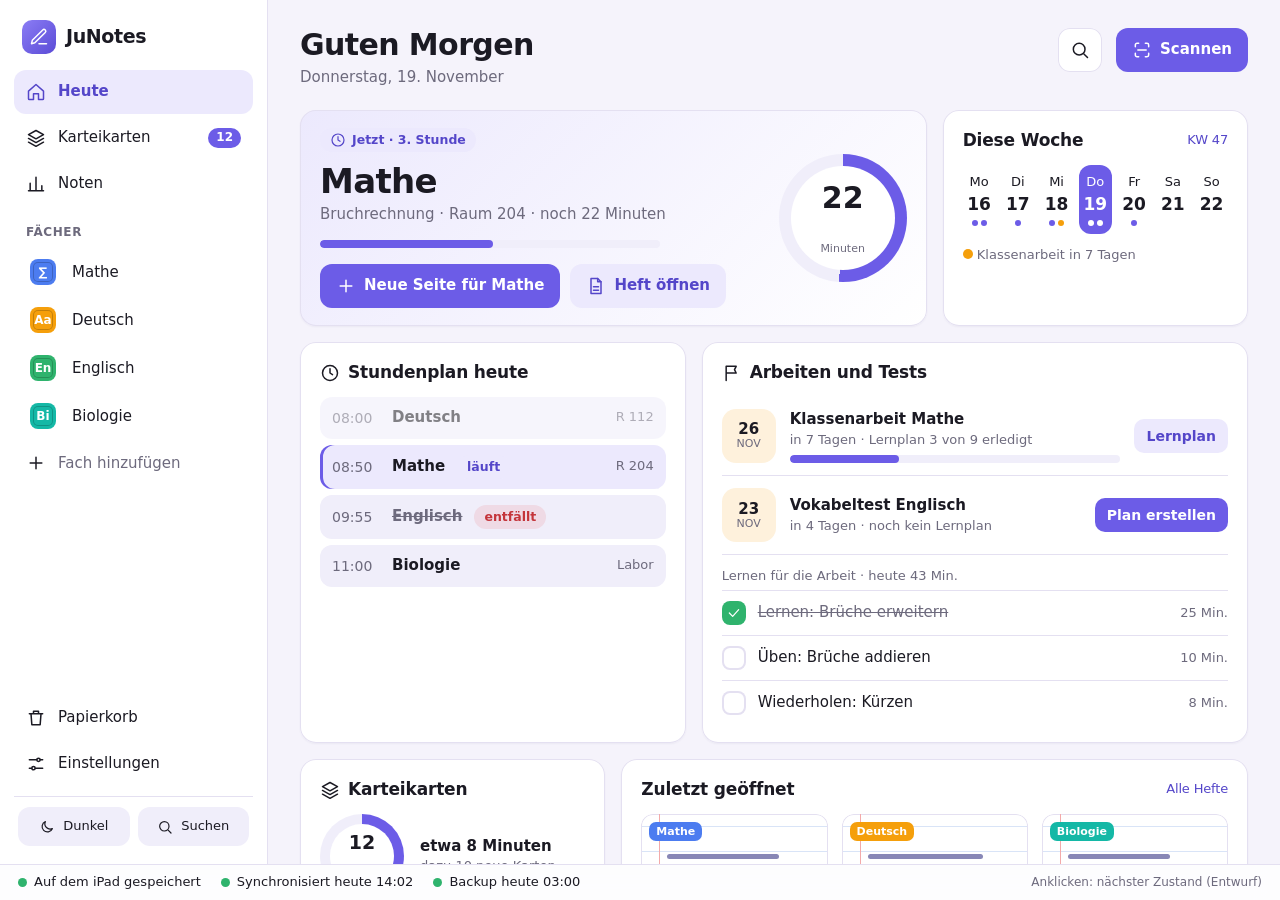
<file: docs/mockup/index.html>
<!doctype html>
<html lang="de">
<head>
<meta charset="utf-8">
<meta name="viewport" content="width=device-width, initial-scale=1">
<title>JuNotes – Entwurf 2</title>
<style>
:root{
  --bg:#f5f3fb; --surface:#fff; --surface2:#f0eefa; --text:#1b1a23; --muted:#6d6a7d; --line:#e4e0f1;
  --accent:#6c5ce7; --accent-soft:#ece9fd; --accent-text:#5446c9; --ok:#2fb36d; --warn:#f59f0b; --bad:#e5484d;
  --glass:#ffffffcc; --paper:#fff; --ink:#27257a; --rule:#d9e4f7; --margin:#f3aaaa;
  --math:#4c7cf0; --german:#f59f0b; --english:#2fb36d; --bio:#14b8a6; --radius:16px;
}
html.dark{
  --bg:#0f0e15; --surface:#1a1925; --surface2:#232233; --text:#f2f1f7; --muted:#a09db3; --line:#2d2b40;
  --accent:#8b7df5; --accent-soft:#2a2650; --accent-text:#b7adff; --glass:#1a1925cc; --paper:#fdfcff;
}
@media (prefers-color-scheme:dark){html:not(.light):not(.dark){
  --bg:#0f0e15; --surface:#1a1925; --surface2:#232233; --text:#f2f1f7; --muted:#a09db3; --line:#2d2b40;
  --accent:#8b7df5; --accent-soft:#2a2650; --accent-text:#b7adff; --glass:#1a1925cc; --paper:#fdfcff;
}}
*{box-sizing:border-box;margin:0}
html,body{height:100%}
body{font:15px/1.45 -apple-system,BlinkMacSystemFont,"SF Pro Text","Segoe UI",system-ui,sans-serif;color:var(--text);background:var(--bg);overflow:hidden}
button{font:inherit;color:inherit;background:none;border:0;cursor:pointer}
.i{width:20px;height:20px;fill:none;stroke:currentColor;stroke-width:1.8;stroke-linecap:round;stroke-linejoin:round;flex:none}
.i.s{width:16px;height:16px}
h1{font-size:30px;letter-spacing:-.02em;line-height:1.15}
h2{font-size:17px;letter-spacing:-.01em}
.muted{color:var(--muted)} .small{font-size:13px}
.app{display:grid;grid-template-columns:268px minmax(0,1fr);grid-template-rows:minmax(0,1fr) auto;height:100vh}
.app.collapsed{grid-template-columns:minmax(0,1fr)}.app.collapsed .side{display:none}

/* sidebar */
.side{background:var(--surface);border-right:1px solid var(--line);padding:18px 14px;overflow:auto;display:flex;flex-direction:column;gap:2px;grid-row:1}
.brand{display:flex;align-items:center;gap:10px;padding:2px 8px 14px;font-weight:700;font-size:19px;letter-spacing:-.02em}
.logo{width:34px;height:34px;border-radius:10px;background:linear-gradient(135deg,#8b7df5,#5b4bd6);display:grid;place-items:center;color:#fff}
.nav{display:flex;align-items:center;gap:12px;padding:10px 12px;border-radius:12px;width:100%;text-align:left;min-height:44px;color:var(--text)}
.nav:hover{background:var(--surface2)} .nav.on{background:var(--accent-soft);color:var(--accent-text);font-weight:600}
.nav .badge{margin-left:auto;background:var(--accent);color:#fff;border-radius:999px;font-size:12px;font-weight:600;padding:1px 8px}
.nav .sw{width:26px;height:26px;border-radius:8px;display:grid;place-items:center;color:#fff;font-size:12px;font-weight:700;flex:none}
.sec{font-size:12px;font-weight:600;color:var(--muted);letter-spacing:.05em;text-transform:uppercase;padding:16px 12px 6px}
.grow{flex:1}
.side .foot{display:flex;gap:8px;padding:10px 4px 0;border-top:1px solid var(--line);margin-top:8px}
.side .foot button{flex:1;display:flex;align-items:center;justify-content:center;gap:8px;padding:10px;border-radius:12px;background:var(--surface2);font-size:13px}

/* main */
.main{position:relative;min-width:0;min-height:0;overflow:hidden;grid-row:1}
.view{display:none;height:100%;overflow:auto;padding:28px 32px 40px}
.view.on{display:block}
.head{display:flex;align-items:flex-start;gap:14px;margin-bottom:22px}
.head .t{flex:1}.head .sub{color:var(--muted);margin-top:4px}
.btn{display:inline-flex;align-items:center;gap:8px;padding:10px 16px;border-radius:12px;background:var(--accent);color:#fff;font-weight:600;min-height:44px}
.btn.soft{background:var(--accent-soft);color:var(--accent-text)} .btn.plain{background:var(--surface);box-shadow:inset 0 0 0 1px var(--line);color:var(--text)}
.btn.sm{padding:6px 12px;min-height:34px;font-size:14px;border-radius:10px}
.icon-btn{width:44px;height:44px;border-radius:12px;display:grid;place-items:center;background:var(--surface);box-shadow:inset 0 0 0 1px var(--line)}
.grid{display:grid;grid-template-columns:repeat(12,minmax(0,1fr));gap:16px}
.card{background:var(--surface);border-radius:var(--radius);padding:18px 20px;box-shadow:0 1px 2px #2b1f6a0d,inset 0 0 0 1px var(--line);min-width:0}
.card h2{display:flex;align-items:center;gap:8px;margin-bottom:12px}
.card h2 .more{margin-left:auto;font-size:13px;font-weight:500;color:var(--accent-text)}
.c4{grid-column:span 4}.c5{grid-column:span 5}.c6{grid-column:span 6}.c7{grid-column:span 7}.c8{grid-column:span 8}.c12{grid-column:span 12}
.chip{display:inline-flex;align-items:center;gap:6px;padding:3px 10px;border-radius:999px;font-size:12.5px;font-weight:600;background:var(--surface2);color:var(--muted);white-space:nowrap}
.chip.ok{background:#2fb36d22;color:#1f8c53}.chip.warn{background:#f59f0b24;color:#b57105}.chip.bad{background:#e5484d1f;color:#c4343a}.chip.new{background:var(--accent-soft);color:var(--accent-text)}
html.dark .chip.ok{color:#5fd596}html.dark .chip.warn{color:#f7b84a}html.dark .chip.bad{color:#f27a7e}
.dot{width:10px;height:10px;border-radius:50%;display:inline-block;flex:none}
.bar{height:8px;border-radius:99px;background:var(--surface2);overflow:hidden}.bar>i{display:block;height:100%;border-radius:99px;background:var(--accent)}
.ring{--p:50;--c:var(--accent);width:84px;height:84px;border-radius:50%;background:conic-gradient(var(--c) calc(var(--p)*1%),var(--surface2) 0);display:grid;place-items:center;flex:none}
.ring>span{width:64px;height:64px;border-radius:50%;background:var(--surface);display:grid;place-items:center;font-weight:700;font-size:19px;text-align:center;line-height:1.1}
.ring small{display:block;font-size:11px;font-weight:500;color:var(--muted)}

/* today */
.hero{display:flex;gap:22px;align-items:center;background:linear-gradient(135deg,var(--accent-soft),var(--surface));}
.hero .big{font-size:34px;font-weight:700;letter-spacing:-.02em;line-height:1.1;margin:8px 0 4px}
.hero .actions{display:flex;gap:10px;margin-top:16px;flex-wrap:wrap}
.week{display:grid;grid-template-columns:repeat(7,1fr);gap:6px;text-align:center}
.week div{padding:8px 0;border-radius:12px;font-size:13px}.week b{display:block;font-size:17px}
.week .today{background:var(--accent);color:#fff}
.week .pips{display:flex;gap:3px;justify-content:center;margin-top:4px;min-height:6px}.week .pips i{width:6px;height:6px;border-radius:50%;background:var(--accent)}.week .today .pips i{background:#fff}.week .pips i.x{background:var(--warn)}
.tl{display:flex;flex-direction:column;gap:6px}
.tl .row{display:flex;gap:12px;align-items:center;padding:10px 12px;border-radius:12px;background:var(--surface2)}
.tl .row time{width:48px;color:var(--muted);font-variant-numeric:tabular-nums;font-size:14px}
.tl .row.now{background:var(--accent-soft);box-shadow:inset 3px 0 0 var(--accent)}.tl .row.done{opacity:.55}
.tl .row.off b{text-decoration:line-through;color:var(--muted)}
.tl .row .r{margin-left:auto;color:var(--muted);font-size:13px}
.exam{display:flex;gap:14px;align-items:center;padding:12px 0;border-bottom:1px solid var(--line)}.exam:last-child{border:0}
.exam .d{width:54px;height:54px;border-radius:14px;background:var(--surface2);display:grid;place-items:center;text-align:center;line-height:1.05;font-weight:700;flex:none}
.exam .d small{display:block;font-weight:500;color:var(--muted);font-size:11px;text-transform:uppercase}
.exam .d.soon{background:#f59f0b24}
.exam .m{flex:1;min-width:0}
.todo{display:flex;align-items:center;gap:12px;padding:10px 0;border-top:1px solid var(--line);width:100%;text-align:left;min-height:44px}
.todo .box{width:24px;height:24px;border-radius:8px;box-shadow:inset 0 0 0 2px var(--line);display:grid;place-items:center;color:#fff;flex:none}
.todo.done .box{background:var(--ok);box-shadow:none}.todo.done span.t{text-decoration:line-through;color:var(--muted)}
.todo .mins{margin-left:auto;color:var(--muted);font-size:13px}
.books{display:grid;grid-template-columns:repeat(auto-fill,minmax(150px,1fr));gap:14px}
.nb{cursor:pointer}
.cover{aspect-ratio:.8;border-radius:12px;background:var(--paper);box-shadow:inset 0 0 0 1px var(--line);position:relative;overflow:hidden;
  background-image:repeating-linear-gradient(transparent 0 15px,var(--rule) 15px 16px);background-position:0 22px}
.cover:before{content:"";position:absolute;left:18px;top:0;bottom:0;width:1px;background:var(--margin)}
.cover i{position:absolute;left:26px;right:12px;height:5px;border-radius:3px;background:var(--ink);opacity:.55}
.cover .tag{position:absolute;left:8px;top:8px;right:auto;height:auto;width:auto;background:var(--c);opacity:1;color:#fff;font:600 11px/1 system-ui;padding:4px 7px;border-radius:7px}
.nb strong{display:block;margin-top:8px;font-size:14.5px}.nb small{color:var(--muted)}
.news{display:flex;gap:12px;padding:10px 0;border-top:1px solid var(--line)}.news:first-of-type{border:0}

/* subject */
.stats{display:grid;grid-template-columns:repeat(4,1fr);gap:14px;margin-bottom:16px}
.stat{padding:16px 18px}.stat b{font-size:26px;display:block;letter-spacing:-.02em}.stat span{color:var(--muted);font-size:13px}
.list .li{display:flex;align-items:center;gap:12px;padding:12px 0;border-top:1px solid var(--line)}.list .li:first-child{border:0}
.li .ic{width:38px;height:38px;border-radius:11px;display:grid;place-items:center;background:var(--surface2);flex:none}
.li .m{flex:1;min-width:0}.li .m small{color:var(--muted);display:block}
.spark{display:flex;align-items:flex-end;gap:5px;height:60px}.spark i{flex:1;border-radius:5px 5px 2px 2px;background:var(--accent-soft);position:relative}.spark i:last-child{background:var(--accent)}

/* book */
.view.book{padding:0;display:none;grid-template-rows:auto minmax(0,1fr);height:100%}.view.book.on{display:grid}
.topbar{display:flex;align-items:center;gap:10px;padding:10px 16px;background:var(--glass);backdrop-filter:blur(22px) saturate(1.6);-webkit-backdrop-filter:blur(22px) saturate(1.6);border-bottom:1px solid var(--line);z-index:5}
.crumb{display:flex;align-items:center;gap:6px;color:var(--muted);min-width:0;white-space:nowrap}.crumb b{color:var(--text)}
.pos{padding:7px 14px;border-radius:999px;background:var(--surface2);font-weight:600;font-size:14px}
.menu{position:absolute;right:16px;top:60px;width:340px;background:var(--glass);backdrop-filter:blur(26px) saturate(1.6);-webkit-backdrop-filter:blur(26px) saturate(1.6);border-radius:18px;box-shadow:0 14px 44px #1b103d40,inset 0 0 0 1px var(--line);padding:8px;display:none;z-index:20}
.menu.on{display:block}
.menu button{display:flex;gap:12px;width:100%;padding:10px 12px;border-radius:12px;text-align:left;align-items:flex-start;min-height:44px}
.menu button:hover{background:var(--accent-soft)}.menu small{display:block;color:var(--muted)}
.studio{display:grid;grid-template-columns:96px minmax(0,1fr) 300px;min-height:0;position:relative}
.studio.noinsp{grid-template-columns:96px minmax(0,1fr)}.studio.noinsp .insp{display:none}
.rail{overflow:auto;padding:14px 12px;background:var(--surface);border-right:1px solid var(--line);display:flex;flex-direction:column;gap:12px;align-items:center}
.th{width:64px;text-align:center;font-size:12px;color:var(--muted);cursor:pointer}
.th .p{aspect-ratio:.707;border-radius:6px;background:var(--paper);box-shadow:inset 0 0 0 1px var(--line);margin-bottom:4px;background-image:repeating-linear-gradient(transparent 0 7px,var(--rule) 7px 8px)}
.th.on .p{box-shadow:inset 0 0 0 2.5px var(--accent)}.th.on{color:var(--accent-text);font-weight:600}
.th .auto{opacity:.5}
.th.add .p{display:grid;place-items:center;color:var(--accent);background:var(--accent-soft);background-image:none}
.stage{overflow:auto;padding:26px 20px 120px;background:var(--bg);position:relative}
.sheet{position:relative;width:min(700px,100%);aspect-ratio:210/297;margin:0 auto 24px;background:var(--paper);border-radius:6px;box-shadow:0 2px 12px #2b1f6a1f;overflow:hidden;color:#111;container-type:inline-size;
  background-image:repeating-linear-gradient(transparent 0 calc(4.7cqw - 1px),var(--rule) calc(4.7cqw - 1px) 4.7cqw);background-position:0 7.5cqw}
.sheet:before{content:"";position:absolute;left:10.8cqw;top:0;bottom:0;width:1px;background:var(--margin)}
.hw{position:absolute;inset:0;padding:3cqw 5cqw 0 13cqw;font:600 2.7cqw/4.7cqw "Bradley Hand","Noteworthy","Segoe Print","Comic Sans MS",cursive;color:var(--ink)}
.hw .stamp{position:absolute;left:13cqw;top:1.2cqw;font:500 2cqw system-ui;color:#8d8aa3}
.pill{display:inline-block;padding:0 2.2cqw;border-radius:2cqw;font-weight:700;margin:1.6cqw 0 .4cqw}
.pill.a{background:#d9d3ff}.pill.b{background:#cdebd9}.pill.c{background:#ffe3a8}
.fbox{display:inline-block;border:.35cqw solid #8b7df5;background:#efecff;border-radius:1.2cqw;padding:.2cqw 3cqw;font-size:3.4cqw;margin:.8cqw 0}
.hl{background:linear-gradient(transparent 20%,#ffe27a99 20% 90%,transparent 90%)}
.fig{position:absolute;right:5cqw;top:19cqw;width:24cqw}
canvas.draw{position:absolute;inset:0;width:100%;height:100%;touch-action:none;cursor:crosshair}
.add-box{position:absolute;left:3cqw;right:3cqw;bottom:3cqw;background:#e1f5e6;border-radius:2cqw;padding:1.8cqw 2.4cqw;font:500 2.2cqw/1.4 system-ui;color:#124a25}
.palette{position:absolute;left:50%;bottom:18px;transform:translateX(-50%);display:flex;align-items:center;gap:2px;padding:8px;border-radius:24px;background:var(--glass);backdrop-filter:blur(26px) saturate(1.6);-webkit-backdrop-filter:blur(26px) saturate(1.6);box-shadow:0 10px 34px #1b103d40,inset 0 0 0 1px var(--line);z-index:6}
.tool{width:46px;height:46px;border-radius:14px;display:grid;place-items:center}.tool:hover{background:var(--surface2)}.tool.on{background:var(--accent-soft);color:var(--accent-text)}
.sep{width:1px;height:28px;background:var(--line);margin:0 6px}
.sw{width:28px;height:28px;border-radius:50%;margin:0 4px;box-shadow:inset 0 0 0 1px #0003;border:3px solid transparent;background-clip:padding-box}.sw.on{box-shadow:0 0 0 2.5px var(--accent)}
.insp{overflow:auto;padding:16px;background:var(--surface);border-left:1px solid var(--line);display:flex;flex-direction:column;gap:16px}
.insp h3{font-size:12px;letter-spacing:.05em;text-transform:uppercase;color:var(--muted);margin-bottom:8px}
.kv{display:flex;justify-content:space-between;padding:7px 0;border-bottom:1px solid var(--line);font-size:14px}.kv:last-child{border:0}
.act{display:flex;gap:12px;align-items:center;width:100%;padding:10px;border-radius:12px;text-align:left;background:var(--surface2);margin-bottom:6px;min-height:50px}
.act:hover{background:var(--accent-soft)}.act small{display:block;color:var(--muted)}
.act .ic{width:34px;height:34px;border-radius:10px;background:var(--surface);display:grid;place-items:center;color:var(--accent);flex:none}

/* cards */
.study{display:grid;grid-template-columns:260px minmax(0,1fr);gap:20px;align-items:start}
.deck{display:flex;align-items:center;gap:10px;padding:12px;border-radius:12px;width:100%;text-align:left;min-height:48px}.deck:hover{background:var(--surface2)}.deck.on{background:var(--accent-soft)}
.flash{max-width:640px;margin:10px auto 0;text-align:center}
.fc{min-height:260px;display:flex;flex-direction:column;justify-content:center;align-items:center;gap:14px;padding:30px;border-radius:24px;background:var(--surface);box-shadow:0 8px 30px #2b1f6a14,inset 0 0 0 1px var(--line)}
.fc .q{font-size:26px;font-weight:600;letter-spacing:-.01em}.fc .a{font-size:21px;color:var(--accent-text)}
.rates{display:grid;grid-template-columns:repeat(4,1fr);gap:10px;margin-top:16px}
.rate{padding:12px 6px;border-radius:14px;font-weight:600;min-height:58px}.rate small{display:block;font-weight:500;opacity:.8}
.r1{background:#e5484d22;color:#c4343a}.r2{background:#f59f0b24;color:#a76400}.r3{background:#2fb36d22;color:#1b8a4f}.r4{background:#4c7cf022;color:#2f5fd0}
html.dark .r1{color:#f27a7e}html.dark .r2{color:#f7b84a}html.dark .r3{color:#5fd596}html.dark .r4{color:#8fb0ff}

/* grades */
.grade-row{display:flex;align-items:center;gap:14px;padding:12px;border-radius:14px;width:100%;text-align:left;min-height:60px}.grade-row:hover{background:var(--surface2)}.grade-row.on{background:var(--accent-soft)}
.avg{font-size:22px;font-weight:700;font-variant-numeric:tabular-nums;width:56px;text-align:right}
input[type=range]{width:100%;accent-color:var(--accent);height:32px}
.answer{padding:14px 16px;border-radius:14px;background:var(--accent-soft);color:var(--accent-text);font-weight:600;margin-top:12px}

/* status */
.status{grid-column:1/-1;grid-row:2;display:flex;gap:20px;align-items:center;padding:8px 18px;background:var(--glass);backdrop-filter:blur(20px);-webkit-backdrop-filter:blur(20px);border-top:1px solid var(--line);font-size:13px;cursor:pointer;user-select:none;z-index:9}
.seg{display:inline-flex;gap:7px;align-items:center;white-space:nowrap}.seg i{width:9px;height:9px;border-radius:50%}
.seg.ok i{background:var(--ok)}.seg.wait i{background:var(--warn)}.seg.bad i{background:var(--bad)}
.status .hint{margin-left:auto;color:var(--muted);font-size:12px}

/* overlays */
.scrim{position:fixed;inset:0;background:#120c2a66;display:none;place-items:center;z-index:50;padding:20px}.scrim.on{display:grid}
.modal{width:min(520px,100%);background:var(--surface);border-radius:24px;padding:24px;box-shadow:0 24px 70px #0006;max-height:90vh;overflow:auto}
.modal h3{font-size:21px;margin-bottom:4px}.modal .actions{display:flex;justify-content:flex-end;gap:10px;margin-top:18px}
.opt{display:flex;gap:12px;align-items:center;padding:13px 14px;border-radius:14px;box-shadow:inset 0 0 0 1.5px var(--line);margin-top:8px;width:100%;text-align:left;min-height:56px}
.opt.on{box-shadow:inset 0 0 0 2px var(--accent);background:var(--accent-soft)}.opt small{color:var(--muted);display:block}
.radio{width:22px;height:22px;border-radius:50%;box-shadow:inset 0 0 0 2px var(--line);flex:none}.opt.on .radio{box-shadow:inset 0 0 0 6px var(--accent)}
.search-box{width:100%;font:inherit;font-size:18px;padding:14px 16px;border-radius:14px;border:0;background:var(--surface2);color:var(--text);outline:2px solid var(--accent)}
.hit{display:flex;gap:12px;padding:12px 4px;border-bottom:1px solid var(--line);cursor:pointer}.hit mark{background:#ffe27acc;color:inherit;border-radius:3px;padding:0 2px}
.toast{position:fixed;left:50%;bottom:64px;transform:translate(-50%,20px);background:#241d4be6;color:#fff;padding:11px 18px;border-radius:14px;opacity:0;transition:.25s;z-index:80;pointer-events:none}.toast.on{opacity:1;transform:translate(-50%,0)}
/* Inside the device frame (ipad.html): room for the status bar on top and the home indicator at the bottom */
html.device body{padding-top:28px;background:var(--bg)}
html.device .app{height:calc(100vh - 28px)}
html.device .status{padding-bottom:22px}
html.device .palette{bottom:26px}
@media (max-width:980px){.app{grid-template-columns:minmax(0,1fr)}.side{display:none}.grid>*{grid-column:span 12!important}.stats{grid-template-columns:repeat(2,1fr)}.study{grid-template-columns:1fr}.studio{grid-template-columns:76px minmax(0,1fr)}.insp{display:none}}
@media (prefers-reduced-motion:reduce){*{transition:none!important}}
</style>
</head>
<body>
<svg width="0" height="0" style="position:absolute" aria-hidden="true"><defs>
<symbol id="i-home" viewBox="0 0 24 24"><path d="M3 11l9-8 9 8v9a1 1 0 0 1-1 1h-5v-7H9v7H4a1 1 0 0 1-1-1z"/></symbol>
<symbol id="i-cards" viewBox="0 0 24 24"><path d="M12 3l9 5-9 5-9-5z"/><path d="M3 12.5l9 5 9-5"/><path d="M3 17l9 5 9-5"/></symbol>
<symbol id="i-bars" viewBox="0 0 24 24"><path d="M5 20V11M12 20V4M19 20v-6M3 20h18"/></symbol>
<symbol id="i-trash" viewBox="0 0 24 24"><path d="M4 7h16M9 7V4h6v3M6 7l1 13h10l1-13"/></symbol>
<symbol id="i-gear" viewBox="0 0 24 24"><path d="M4 7h9M17 7h3M4 17h3M11 17h9"/><circle cx="15" cy="7" r="2"/><circle cx="9" cy="17" r="2"/></symbol>
<symbol id="i-search" viewBox="0 0 24 24"><circle cx="11" cy="11" r="7"/><path d="M21 21l-4.3-4.3"/></symbol>
<symbol id="i-scan" viewBox="0 0 24 24"><path d="M4 8V6a2 2 0 0 1 2-2h2M16 4h2a2 2 0 0 1 2 2v2M20 16v2a2 2 0 0 1-2 2h-2M8 20H6a2 2 0 0 1-2-2v-2M7 12h10"/></symbol>
<symbol id="i-spark" viewBox="0 0 24 24"><path d="M12 3l1.8 4.7 4.7 1.8-4.7 1.8L12 16l-1.8-4.7-4.7-1.8 4.7-1.8z"/><path d="M19 15l.8 2.2L22 18l-2.2.8L19 21l-.8-2.2L16 18l2.2-.8z"/></symbol>
<symbol id="i-pen" viewBox="0 0 24 24"><path d="M12 20h9M16.5 3.5a2.1 2.1 0 0 1 3 3L7 19l-4 1 1-4z"/></symbol>
<symbol id="i-mark" viewBox="0 0 24 24"><path d="M9 11l6 6M4 20l4-1 9-9-3-3-9 9z"/></symbol>
<symbol id="i-eraser" viewBox="0 0 24 24"><path d="M20 20H9l-5-5 10-10 6 6-8 9"/><path d="M8 11l5 5"/></symbol>
<symbol id="i-lasso" viewBox="0 0 24 24"><ellipse cx="12" cy="9" rx="9" ry="5" stroke-dasharray="3 3"/><path d="M9 13c0 3 1 5 3 7"/></symbol>
<symbol id="i-image" viewBox="0 0 24 24"><rect x="4" y="5" width="16" height="14" rx="2"/><path d="M4 16l5-5 4 4 3-3 4 4"/><circle cx="9" cy="9" r="1"/></symbol>
<symbol id="i-text" viewBox="0 0 24 24"><path d="M5 6V4h14v2M12 4v16M9 20h6"/></symbol>
<symbol id="i-shape" viewBox="0 0 24 24"><rect x="4" y="12" width="8" height="8" rx="1"/><path d="M16 3l5 8h-10z"/></symbol>
<symbol id="i-undo" viewBox="0 0 24 24"><path d="M9 14L4 9l5-5M4 9h10a6 6 0 0 1 0 12h-3"/></symbol>
<symbol id="i-redo" viewBox="0 0 24 24"><path d="M15 14l5-5-5-5M20 9H10a6 6 0 0 0 0 12h3"/></symbol>
<symbol id="i-share" viewBox="0 0 24 24"><path d="M12 3v12M8 7l4-4 4 4M5 12v8h14v-8"/></symbol>
<symbol id="i-left" viewBox="0 0 24 24"><path d="M15 6l-6 6 6 6"/></symbol>
<symbol id="i-check" viewBox="0 0 24 24"><path d="M5 12l5 5 9-10"/></symbol>
<symbol id="i-clock" viewBox="0 0 24 24"><circle cx="12" cy="12" r="9"/><path d="M12 7v5l3 2"/></symbol>
<symbol id="i-plus" viewBox="0 0 24 24"><path d="M12 5v14M5 12h14"/></symbol>
<symbol id="i-x" viewBox="0 0 24 24"><path d="M6 6l12 12M18 6L6 18"/></symbol>
<symbol id="i-panel" viewBox="0 0 24 24"><rect x="3" y="5" width="18" height="14" rx="2"/><path d="M15 5v14"/></symbol>
<symbol id="i-side" viewBox="0 0 24 24"><rect x="3" y="5" width="18" height="14" rx="2"/><path d="M9 5v14"/></symbol>
<symbol id="i-doc" viewBox="0 0 24 24"><path d="M6 3h8l4 4v14H6z"/><path d="M14 3v4h4M9 13h6M9 17h6"/></symbol>
<symbol id="i-target" viewBox="0 0 24 24"><circle cx="12" cy="12" r="9"/><circle cx="12" cy="12" r="5"/><circle cx="12" cy="12" r="1"/></symbol>
<symbol id="i-flag" viewBox="0 0 24 24"><path d="M5 21V4M5 4h12l-2 4 2 4H5"/></symbol>
<symbol id="i-moon" viewBox="0 0 24 24"><path d="M20 14.5A8 8 0 0 1 9.5 4 8 8 0 1 0 20 14.5z"/></symbol>
<symbol id="i-chev" viewBox="0 0 24 24"><path d="M9 6l6 6-6 6"/></symbol>
</defs></svg>

<div class="app" id="app">
  <aside class="side">
    <div class="brand"><div class="logo"><svg class="i"><use href="#i-pen"/></svg></div>JuNotes</div>
    <button class="nav on" data-go="today"><svg class="i"><use href="#i-home"/></svg>Heute</button>
    <button class="nav" data-go="cards"><svg class="i"><use href="#i-cards"/></svg>Karteikarten<span class="badge">12</span></button>
    <button class="nav" data-go="grades"><svg class="i"><use href="#i-bars"/></svg>Noten</button>
    <div class="sec">Fächer</div>
    <button class="nav" data-go="subject"><span class="sw" style="background:var(--math)">∑</span>Mathe</button>
    <button class="nav" data-go="subject"><span class="sw" style="background:var(--german)">Aa</span>Deutsch</button>
    <button class="nav" data-go="subject"><span class="sw" style="background:var(--english)">En</span>Englisch</button>
    <button class="nav" data-go="subject"><span class="sw" style="background:var(--bio)">Bi</span>Biologie</button>
    <button class="nav" data-act="newsubject"><svg class="i"><use href="#i-plus"/></svg><span class="muted">Fach hinzufügen</span></button>
    <div class="grow"></div>
    <button class="nav" data-act="trash"><svg class="i"><use href="#i-trash"/></svg>Papierkorb</button>
    <button class="nav" data-act="settings"><svg class="i"><use href="#i-gear"/></svg>Einstellungen</button>
    <div class="foot"><button id="dark"><svg class="i s"><use href="#i-moon"/></svg>Dunkel</button><button data-act="search"><svg class="i s"><use href="#i-search"/></svg>Suchen</button></div>
  </aside>

  <main class="main">
    <!-- HEUTE -->
    <section class="view on" id="view-today">
      <div class="head"><div class="t"><h1>Guten Morgen</h1><div class="sub">Donnerstag, 19. November</div></div>
        <button class="icon-btn" data-act="search" aria-label="Suchen"><svg class="i"><use href="#i-search"/></svg></button>
        <button class="btn" data-act="scan"><svg class="i"><use href="#i-scan"/></svg>Scannen</button></div>
      <div class="grid">
        <div class="card hero c8">
          <div style="flex:1;min-width:0">
            <span class="chip new"><svg class="i s"><use href="#i-clock"/></svg>Jetzt · 3. Stunde</span>
            <div class="big">Mathe</div>
            <div class="muted">Bruchrechnung · Raum 204 · noch 22 Minuten</div>
            <div class="bar" style="margin-top:14px;max-width:340px"><i style="width:51%"></i></div>
            <div class="actions">
              <button class="btn" data-act="newpage"><svg class="i"><use href="#i-plus"/></svg>Neue Seite für Mathe</button>
              <button class="btn soft" data-go="book"><svg class="i"><use href="#i-doc"/></svg>Heft öffnen</button>
            </div>
          </div>
          <div class="ring" style="--p:51;width:128px;height:128px"><span style="width:104px;height:104px;font-size:30px">22<small>Minuten</small></span></div>
        </div>
        <div class="card c4">
          <h2>Diese Woche <span class="more">KW 47</span></h2>
          <div class="week">
            <div>Mo<b>16</b><span class="pips"><i></i><i></i></span></div><div>Di<b>17</b><span class="pips"><i></i></span></div><div>Mi<b>18</b><span class="pips"><i></i><i class="x"></i></span></div>
            <div class="today">Do<b>19</b><span class="pips"><i></i><i></i></span></div><div>Fr<b>20</b><span class="pips"><i></i></span></div><div>Sa<b>21</b><span class="pips"></span></div><div>So<b>22</b><span class="pips"></span></div>
          </div>
          <div class="small muted" style="margin-top:12px"><span class="dot" style="background:var(--warn)"></span> Klassenarbeit in 7 Tagen</div>
        </div>

        <div class="card c5">
          <h2><svg class="i"><use href="#i-clock"/></svg>Stundenplan heute</h2>
          <div class="tl">
            <div class="row done"><time>08:00</time><b>Deutsch</b><span class="r">R 112</span></div>
            <div class="row now"><time>08:50</time><b>Mathe</b><span class="chip new">läuft</span><span class="r">R 204</span></div>
            <div class="row off"><time>09:55</time><b>Englisch</b><span class="chip bad">entfällt</span></div>
            <div class="row"><time>11:00</time><b>Biologie</b><span class="r">Labor</span></div>
          </div>
        </div>
        <div class="card c7">
          <h2><svg class="i"><use href="#i-flag"/></svg>Arbeiten und Tests</h2>
          <div class="exam"><div class="d soon"><span>26<small>Nov</small></span></div><div class="m"><b>Klassenarbeit Mathe</b><div class="small muted">in 7 Tagen · Lernplan 3 von 9 erledigt</div><div class="bar" style="margin-top:6px"><i style="width:33%"></i></div></div><button class="btn soft sm" data-act="plan">Lernplan</button></div>
          <div class="exam"><div class="d soon"><span>23<small>Nov</small></span></div><div class="m"><b>Vokabeltest Englisch</b><div class="small muted">in 4 Tagen · noch kein Lernplan</div></div><button class="btn sm" data-act="plan">Plan erstellen</button></div>
          <div class="small muted" style="margin:12px 0 4px">Lernen für die Arbeit · heute 43 Min.</div>
          <button class="todo done" data-todo><span class="box"><svg class="i s"><use href="#i-check"/></svg></span><span class="t">Lernen: Brüche erweitern</span><span class="mins">25 Min.</span></button>
          <button class="todo" data-todo><span class="box"><svg class="i s"><use href="#i-check"/></svg></span><span class="t">Üben: Brüche addieren</span><span class="mins">10 Min.</span></button>
          <button class="todo" data-todo><span class="box"><svg class="i s"><use href="#i-check"/></svg></span><span class="t">Wiederholen: Kürzen</span><span class="mins">8 Min.</span></button>
        </div>

        <div class="card c4">
          <h2><svg class="i"><use href="#i-cards"/></svg>Karteikarten</h2>
          <div style="display:flex;gap:16px;align-items:center"><div class="ring" style="--p:62"><span>12<small>fällig</small></span></div><div><b>etwa 8 Minuten</b><div class="small muted">dazu 10 neue Karten</div></div></div>
          <button class="btn" style="margin-top:14px;width:100%;justify-content:center" data-go="cards">Jetzt lernen</button>
        </div>
        <div class="card c8">
          <h2>Zuletzt geöffnet <span class="more">Alle Hefte</span></h2>
          <div class="books">
            <div class="nb" data-go="book"><div class="cover" style="--c:var(--math)"><span class="tag">Mathe</span><i style="top:40px;width:60%"></i><i style="top:56px;width:70%"></i><i style="top:72px;width:45%"></i><i style="top:104px;width:65%"></i></div><strong>Bruchrechnung</strong><small>heute 08:52 · 7 Seiten</small></div>
            <div class="nb" data-go="book"><div class="cover" style="--c:var(--german)"><span class="tag">Deutsch</span><i style="top:40px;width:62%"></i><i style="top:56px;width:50%"></i><i style="top:72px;width:68%"></i></div><strong>Gedichte</strong><small>Mo 16.11. · 8 Seiten</small></div>
            <div class="nb" data-go="book"><div class="cover" style="--c:var(--bio)"><span class="tag">Biologie</span><i style="top:40px;width:55%"></i><i style="top:56px;width:66%"></i></div><strong>Die Zelle</strong><small>Mi 11.11. · 7 Seiten</small></div>
            <div class="nb" data-go="book"><div class="cover" style="--c:var(--math)"><span class="tag">Mathe</span><i style="top:40px;width:58%"></i></div><strong>Probetest Brüche</strong><small>gestern · 3 Seiten</small></div>
          </div>
        </div>
        <div class="card c12">
          <h2>Von der Schule <span class="more">alle ansehen</span></h2>
          <div class="news"><span class="dot" style="background:var(--accent);margin-top:7px"></span><div><b>Elternabend am Dienstag</b><div class="small muted">Um 19 Uhr in der Aula. Bitte Anmeldung bis Freitag.</div></div></div>
          <div class="news"><span class="dot" style="background:var(--accent);margin-top:7px"></span><div><b>Sportfest verschoben</b><div class="small muted">Das Sportfest findet wegen der Wetterlage eine Woche später statt.</div></div></div>
        </div>
      </div>
    </section>

    <!-- FACH -->
    <section class="view" id="view-subject">
      <div class="head"><span class="sw" style="width:56px;height:56px;border-radius:16px;background:var(--math);display:grid;place-items:center;color:#fff;font:700 24px system-ui">∑</span>
        <div class="t"><h1>Mathe</h1><div class="sub">Klasse 9a · 4 Stunden pro Woche</div></div>
        <button class="btn soft" data-act="scan"><svg class="i"><use href="#i-scan"/></svg>Scannen</button><button class="btn" data-act="newnotebook"><svg class="i"><use href="#i-plus"/></svg>Neues Heft</button></div>
      <div class="stats">
        <div class="card stat"><b>3</b><span>Hefte</span></div><div class="card stat"><b>24</b><span>Karten · 12 fällig</span></div>
        <div class="card stat"><b>2,3 <span style="color:var(--ok);font-size:16px">↗</span></b><span>Notenschnitt</span></div><div class="card stat"><b>26.11.</b><span>nächste Arbeit</span></div>
      </div>
      <div class="grid">
        <div class="card c7">
          <h2>Hefte und Lernstand</h2>
          <div class="list">
            <div class="li" data-go="book" style="cursor:pointer"><div class="ic" style="color:var(--math)"><svg class="i"><use href="#i-doc"/></svg></div><div class="m"><b>Bruchrechnung</b><small>7 Seiten · heute 08:52</small></div><span class="chip warn">Wiederholen</span></div>
            <div class="li"><div class="ic" style="color:var(--math)"><svg class="i"><use href="#i-doc"/></svg></div><div class="m"><b>Gleichungen</b><small>12 Seiten · Mo 9.11.</small></div><span class="chip ok">Sicher</span></div>
            <div class="li"><div class="ic" style="color:var(--math)"><svg class="i"><use href="#i-doc"/></svg></div><div class="m"><b>Probetest Brüche</b><small>3 Seiten · gestern</small></div><span class="chip new">Neu</span></div>
          </div>
          <h2 style="margin-top:20px">Scans und PDFs</h2>
          <div class="list">
            <div class="li"><div class="ic"><svg class="i"><use href="#i-scan"/></svg></div><div class="m"><b>Arbeitsblatt Brüche</b><small>2 Scans · 12.11. · Text erkannt</small></div><span class="chip ok">auf dem Server</span></div>
            <div class="li"><div class="ic"><svg class="i"><use href="#i-doc"/></svg></div><div class="m"><b>Mathe-Heft Klasse 8</b><small>PDF aus GoodNotes · 48 Seiten</small></div></div>
          </div>
        </div>
        <div class="card c5">
          <h2>Noten</h2>
          <div class="spark"><i style="height:55%"></i><i style="height:80%"></i><i style="height:45%"></i><i style="height:70%"></i><i style="height:88%"></i></div>
          <div class="small muted" style="margin-top:8px">2,0 · 3,0 · 2,3 · 2,7 · 2,0 (zuletzt)</div>
          <h2 style="margin-top:20px">Nächste Stunden</h2>
          <div class="tl"><div class="row"><time>Do</time><b>08:50 Mathe</b><span class="r">R 204</span></div><div class="row"><time>Fr</time><b>10:30 Mathe</b><span class="r">R 204</span></div><div class="row"><time>Mo</time><b>09:55 Mathe</b><span class="r">R 204</span></div></div>
        </div>
      </div>
    </section>

    <!-- HEFT -->
    <section class="view book" id="view-book">
      <div class="topbar">
        <button class="icon-btn" data-go="subject" aria-label="Zurück"><svg class="i"><use href="#i-left"/></svg></button>
        <button class="icon-btn" id="sidebar-toggle" aria-label="Seitenleiste"><svg class="i"><use href="#i-side"/></svg></button>
        <div class="crumb"><span>Mathe</span><svg class="i s"><use href="#i-chev"/></svg><b>Bruchrechnung</b></div>
        <span class="pos" id="pos" style="margin-left:auto">Seite 3 von 7</span>
        <button class="btn plain sm" data-act="scan"><svg class="i s"><use href="#i-scan"/></svg>Scannen</button>
        <button class="btn soft sm" id="learn-btn"><svg class="i s"><use href="#i-spark"/></svg>Lernen</button>
        <button class="icon-btn" data-act="share" aria-label="Teilen"><svg class="i"><use href="#i-share"/></svg></button>
        <button class="icon-btn" id="insp-toggle" aria-label="Informationen"><svg class="i"><use href="#i-panel"/></svg></button>
      </div>
      <div class="menu" id="learn-menu">
        <button data-learn="quiz"><svg class="i" style="margin-top:2px;color:var(--accent)"><use href="#i-spark"/></svg><span><b>Abfragen</b><small>Fragen zu dieser Seite, du antwortest</small></span></button>
        <button data-learn="test"><svg class="i" style="margin-top:2px;color:var(--accent)"><use href="#i-doc"/></svg><span><b>Probetest</b><small>Als eigenes Heft, Lösungen zum Aufdecken</small></span></button>
        <button data-learn="cards"><svg class="i" style="margin-top:2px;color:var(--accent)"><use href="#i-cards"/></svg><span><b>Karteikarten</b><small>Mit Wiederholungsplan</small></span></button>
        <button data-learn="check"><svg class="i" style="margin-top:2px;color:var(--accent)"><use href="#i-check"/></svg><span><b>Ergänzen und Prüfen</b><small>Lücken und Fehler markieren</small></span></button>
        <button data-learn="copy"><svg class="i" style="margin-top:2px;color:var(--accent)"><use href="#i-pen"/></svg><span><b>Abschreib-Modus</b><small>Kurz ansehen, aus dem Gedächtnis schreiben</small></span></button>
      </div>
      <div class="studio" id="studio">
        <div class="rail" id="rail"></div>
        <div class="stage" id="stage">
          <div class="sheet" id="sheet">
            <div class="hw">
              <div class="stamp">Do 19.11. · Mathe</div>
              <div style="margin-top:7cqw"><span class="pill a">Brüche addieren</span></div>
              <div>Gleiche Nenner: nur die Zähler</div><div>addieren, der Nenner bleibt.</div>
              <div class="fbox">3/8 + 2/8 = 5/8</div>
              <div><span class="pill b">Beispiel</span></div>
              <div>1/2 + 1/3 = <span class="hl">3/6 + 2/6 = 5/6</span></div>
              <div>Erst auf den Hauptnenner erweitern!</div>
              <div><span class="pill c">Wichtig</span></div>
              <div>Danach kürzen, wenn es geht.</div>
              <svg class="fig" viewBox="0 0 100 100" aria-hidden="true"><circle cx="50" cy="50" r="44" fill="#fff" stroke="#27257a" stroke-width="2.5"/><path d="M50 50 L50 6 A44 44 0 0 1 94 50 Z" fill="#d9d3ff" stroke="#27257a" stroke-width="2"/><path d="M50 50 L94 50 A44 44 0 0 1 50 94 Z" fill="#cdebd9" stroke="#27257a" stroke-width="2"/><path d="M50 50L50 94M50 50L6 50" stroke="#27257a" stroke-width="2"/></svg>
            </div>
            <div class="add-box"><b>Ergänzung der KI, von dir übernommen</b><br>Beim Kürzen immer durch den größten gemeinsamen Teiler teilen.</div>
            <canvas class="draw" id="draw"></canvas>
          </div>
          <div class="muted small" style="text-align:center;margin:-10px 0 20px">Seite 3 · wird nach dem Schreiben von selbst gesichert</div>
        </div>
        <aside class="insp">
          <div><h3>Diese Seite</h3><div class="kv"><span>Stunde</span><span>Do 19.11., 3. Std.</span></div><div class="kv"><span>Gespeichert</span><span style="color:var(--ok)">auf dem iPad ✓</span></div><div class="kv"><span>Server</span><span style="color:var(--ok)">vor 2 Min. ✓</span></div><div class="kv"><span>Text erkannt</span><span>87 Wörter</span></div></div>
          <div><h3>Aus dieser Seite lernen</h3>
            <button class="act" data-learn="quiz"><span class="ic"><svg class="i"><use href="#i-spark"/></svg></span><span><b>Abfragen</b><small>5 Fragen</small></span></button>
            <button class="act" data-learn="cards"><span class="ic"><svg class="i"><use href="#i-cards"/></svg></span><span><b>Karteikarten</b><small>bis zu 12 Karten</small></span></button>
            <button class="act" data-learn="check"><span class="ic"><svg class="i"><use href="#i-check"/></svg></span><span><b>Prüfen</b><small>Lücken suchen</small></span></button>
          </div>
          <div><h3>Lernstand</h3><div class="bar"><i style="width:58%"></i></div><div class="small muted" style="margin-top:6px">14 von 24 Karten sicher</div></div>
        </aside>
        <div class="palette" id="palette">
          <button class="tool on" data-tool="pen" aria-label="Stift"><svg class="i"><use href="#i-pen"/></svg></button>
          <button class="tool" data-tool="marker" aria-label="Textmarker"><svg class="i"><use href="#i-mark"/></svg></button>
          <button class="tool" data-tool="eraser" aria-label="Radierer"><svg class="i"><use href="#i-eraser"/></svg></button>
          <button class="tool" data-tool="lasso" aria-label="Auswahl"><svg class="i"><use href="#i-lasso"/></svg></button>
          <button class="tool" aria-label="Bild"><svg class="i"><use href="#i-image"/></svg></button>
          <button class="tool" aria-label="Text"><svg class="i"><use href="#i-text"/></svg></button>
          <span class="sep"></span>
          <button class="sw on" style="background:#27257a" data-color="#27257a" aria-label="Blau"></button>
          <button class="sw" style="background:#1c1c1e" data-color="#1c1c1e" aria-label="Schwarz"></button>
          <button class="sw" style="background:#e5342c" data-color="#e5342c" aria-label="Rot"></button>
          <button class="sw" style="background:#2fa84f" data-color="#2fa84f" aria-label="Grün"></button>
          <span class="sep"></span>
          <button class="tool" data-act="undo" aria-label="Rückgängig"><svg class="i"><use href="#i-undo"/></svg></button>
        </div>
      </div>
    </section>

    <!-- KARTEIKARTEN -->
    <section class="view" id="view-cards">
      <div class="head"><div class="t"><h1>Karteikarten</h1><div class="sub">Der Wiederholungsplan sagt, was heute dran ist</div></div></div>
      <div class="study">
        <div class="card" style="padding:10px">
          <button class="deck on"><span class="ring" style="--p:62;width:40px;height:40px"><span style="width:30px;height:30px;font-size:12px">12</span></span><span><b>Alle Fächer</b><div class="small muted">12 fällig · 10 neu</div></span></button>
          <button class="deck"><span class="sw" style="width:40px;height:40px;border-radius:12px;background:var(--math);display:grid;place-items:center;color:#fff;font-weight:700">∑</span><span><b>Mathe</b><div class="small muted">7 fällig · 24 Karten</div></span></button>
          <button class="deck"><span class="sw" style="width:40px;height:40px;border-radius:12px;background:var(--english);display:grid;place-items:center;color:#fff;font-weight:700">En</span><span><b>Englisch</b><div class="small muted">5 fällig · 31 Karten</div></span></button>
          <button class="deck"><span class="sw" style="width:40px;height:40px;border-radius:12px;background:var(--bio);display:grid;place-items:center;color:#fff;font-weight:700">Bi</span><span><b>Biologie</b><div class="small muted">für heute fertig</div></span></button>
        </div>
        <div class="flash" id="flash"></div>
      </div>
    </section>

    <!-- NOTEN -->
    <section class="view" id="view-grades">
      <div class="head"><div class="t"><h1>Noten</h1><div class="sub">Schnitt je Fach und was du für dein Ziel brauchst</div></div><button class="btn" data-act="newgrade"><svg class="i"><use href="#i-plus"/></svg>Note eintragen</button></div>
      <div class="grid">
        <div class="card c5">
          <div style="display:flex;gap:18px;align-items:center;margin-bottom:10px"><div class="ring" style="--p:62;width:104px;height:104px"><span style="width:80px;height:80px;font-size:26px">2,4<small>Gesamt</small></span></div><div><b>Gesamtschnitt</b><div class="small muted">Jedes Fach zählt einmal</div></div></div>
          <div id="grade-list"></div>
        </div>
        <div class="card c7">
          <h2 id="grade-title">Mathe</h2>
          <div class="spark" id="grade-spark"></div>
          <div id="grade-items" style="margin-top:14px"></div>
          <h2 style="margin-top:22px"><svg class="i"><use href="#i-target"/></svg>Was brauche ich?</h2>
          <div class="small muted">Mein Ziel für den Schnitt: <b id="goal-v">2,0</b></div>
          <input type="range" id="goal" min="10" max="40" value="20" aria-label="Zielschnitt">
          <div class="small muted" style="margin-top:6px">Nächste Note ist: <select id="goal-w" style="font:inherit;padding:4px 8px;border-radius:8px;border:1px solid var(--line);background:var(--surface);color:var(--text)"><option value="2">Klassenarbeit (zählt doppelt)</option><option value="1">Mündlich oder Test</option></select></div>
          <div class="answer" id="goal-a"></div>
        </div>
      </div>
    </section>
  </main>

  <footer class="status" id="status" title="Zum Ausprobieren anklicken"></footer>
</div>

<!-- Overlays -->
<div class="scrim" id="scan"><div class="modal"><h3>Wohin mit dem Scan?</h3><div class="muted" style="margin-bottom:6px">2 Seiten erkannt. Du wirst nur einmal gefragt.</div>
  <button class="opt on"><span class="radio"></span><span><b>Mathe · Bruchrechnung</b><small>Passt zur Stunde laut Stundenplan, nach Seite 3 einfügen</small></span></button>
  <button class="opt"><span class="radio"></span><span><b>Als neues Arbeitsblatt</b><small>Eigenes Heft im Fach Mathe</small></span></button>
  <button class="opt"><span class="radio"></span><span><b>Anderes Heft wählen</b><small>Fach und Heft aussuchen</small></span></button>
  <div class="actions"><button class="btn plain" data-close>Verwerfen</button><button class="btn" data-close data-toast="2 Seiten eingefügt. Text wird im Hintergrund gelesen.">Einfügen</button></div></div></div>

<div class="scrim" id="learn"><div class="modal" id="learn-body"></div></div>

<div class="scrim" id="plan"><div class="modal"><h3>Lernplan: Klassenarbeit Mathe</h3><div class="muted small" style="margin-bottom:8px">Bis Mittwoch 25.11. · 45 Minuten pro Tag · 3 Themen</div>
  <div class="list">
    <div class="li"><b style="width:70px">Do 19.</b><div class="m small">Lernen: Brüche erweitern · Üben: Brüche addieren</div><span class="chip">43 Min.</span></div>
    <div class="li"><b style="width:70px">Fr 20.</b><div class="m small">Lernen: Kürzen</div><span class="chip">25 Min.</span></div>
    <div class="li"><b style="width:70px">Sa 21.</b><div class="m small">Üben: Kürzen · Lernen: Gleichungen</div><span class="chip">35 Min.</span></div>
    <div class="li"><b style="width:70px">Mo 23.</b><div class="m small">Wiederholen: Brüche addieren</div><span class="chip">8 Min.</span></div>
    <div class="li"><b style="width:70px">Mo 23.</b><div class="m small">Vokabeltest Englisch ist am selben Tag: kurzer Tag</div><span class="chip warn">Hinweis</span></div>
    <div class="li"><b style="width:70px">Di 24.</b><div class="m small">Probetest schreiben</div><span class="chip">40 Min.</span></div>
    <div class="li"><b style="width:70px">Mi 25.</b><div class="m small">Letzter Blick auf alles</div><span class="chip">20 Min.</span></div>
  </div>
  <div class="actions"><button class="btn plain" data-close>Schließen</button><button class="btn" data-close data-toast="Plan behalten. Er erscheint täglich unter Heute.">Plan behalten</button></div></div></div>

<div class="scrim" id="search"><div class="modal" style="align-self:start;margin-top:8vh"><input class="search-box" id="q" value="nenner" aria-label="Suchen"><div id="hits"></div></div></div>

<div class="toast" id="toast"></div>

<script>
const $=s=>document.querySelector(s),$$=s=>[...document.querySelectorAll(s)];
const html=document.documentElement;
// ?device=1 puts it inside the iPad frame; &portrait=1 starts with the sidebar and the inspector folded away, as on a narrow screen
{const q=new URLSearchParams(location.search);if(q.has('device'))html.classList.add('device');
 if(q.has('portrait')){$('#app').classList.add('collapsed');$('#studio').classList.add('noinsp')}
 if(q.get('dark')==='1')html.classList.add('dark');
 if(q.get('view'))setTimeout(()=>show(q.get('view')),0)}
function toast(t){const e=$('#toast');e.textContent=t;e.classList.add('on');clearTimeout(toast.t);toast.t=setTimeout(()=>e.classList.remove('on'),2800)}
function open(id){$('#'+id).classList.add('on')}
function show(view){
  $$('.view').forEach(v=>v.classList.toggle('on',v.id==='view-'+view));
  // The sidebar marks where she is; a click on one of the subjects then marks that subject instead.
  const first=$$('.nav[data-go]').find(n=>n.dataset.go===(view==='book'?'subject':view));
  $$('.nav').forEach(n=>n.classList.toggle('on',n===first));
  $('#learn-menu').classList.remove('on');
  if(view==='book')buildRail();
}
document.addEventListener('click',e=>{
  const go=e.target.closest('[data-go]');if(go){show(go.dataset.go);if(go.classList.contains('nav')){$$('.nav').forEach(n=>n.classList.toggle('on',n===go))}return}
  const act=e.target.closest('[data-act]');
  if(act){const a=act.dataset.act;
    if(a==='scan')open('scan');
    else if(a==='plan')open('plan');
    else if(a==='search'){open('search');renderHits();setTimeout(()=>$('#q').focus(),50)}
    else if(a==='share')toast('Teilen: als PDF oder an Paperless senden');
    else if(a==='newpage'){show('book');toast('Neue Seite für Mathe angelegt: Do 19.11. · Mathe')}
    else if(a==='trash')toast('Papierkorb: gelöschte Hefte bleiben 30 Tage');
    else if(a==='settings')toast('Server, Schlüssel und Sync-Einstellungen');
    else if(a==='newsubject'||a==='newnotebook'||a==='newgrade')toast('Hier öffnet sich ein kleines Formular');
    else if(a==='undo')toast('Rückgängig');
    return}
  if(e.target.closest('[data-close]')){const c=e.target.closest('[data-close]');if(c.dataset.toast)toast(c.dataset.toast);$$('.scrim').forEach(s=>s.classList.remove('on'));return}
  if(e.target.classList.contains('scrim')){e.target.classList.remove('on');return}
  const todo=e.target.closest('[data-todo]');if(todo){todo.classList.toggle('done');return}
  const learn=e.target.closest('[data-learn]');if(learn){startLearn(learn.dataset.learn);return}
  if(!e.target.closest('#learn-menu')&&!e.target.closest('#learn-btn'))$('#learn-menu').classList.remove('on');
});
$('#learn-btn').onclick=e=>{e.stopPropagation();$('#learn-menu').classList.toggle('on')};
$('#sidebar-toggle').onclick=()=>$('#app').classList.toggle('collapsed');
$('#insp-toggle').onclick=()=>$('#studio').classList.toggle('noinsp');
$('#dark').onclick=()=>{const d=!html.classList.contains('dark');html.classList.toggle('dark',d);html.classList.toggle('light',!d)};
addEventListener('keydown',e=>{if(e.key==='Escape')$$('.scrim').forEach(s=>s.classList.remove('on'));if((e.metaKey||e.ctrlKey)&&e.key==='k'){e.preventDefault();$('[data-act=search]').click()}});

/* status line */
const states=[
 [['ok','Auf dem iPad gespeichert'],['ok','Synchronisiert heute 14:02'],['ok','Backup heute 03:00']],
 [['ok','Auf dem iPad gespeichert'],['wait','Synchronisiere 3 Änderungen'],['ok','Backup heute 03:00']],
 [['ok','Auf dem iPad gespeichert'],['wait','Wartet auf WLAN, 12 Änderungen sicher auf dem iPad'],['ok','Backup heute 03:00']],
 [['ok','Auf dem iPad gespeichert'],['bad','Server nicht erreichbar, alles ist sicher auf dem iPad'],['wait','Backup überfällig, zuletzt 16.11.']],
 [['bad','Speichern auf dem iPad fehlgeschlagen'],['wait','Synchronisierung pausiert'],['ok','Backup heute 03:00']]];
let si=0;function status(){$('#status').innerHTML=states[si].map(([c,t])=>`<span class="seg ${c}"><i></i>${t}</span>`).join('')+'<span class="hint">Anklicken: nächster Zustand (Entwurf)</span>'}
$('#status').onclick=()=>{si=(si+1)%states.length;status()};status();

/* page rail */
function buildRail(){
  const n=7,cur=3;$('#rail').innerHTML=Array.from({length:n},(_,i)=>`<div class="th ${i+1===cur?'on':''}"><div class="p ${i===6?'auto':''}"></div>${i+1}</div>`).join('')+'<div class="th add"><div class="p"><svg class="i"><use href="#i-plus"/></svg></div>Neu</div>';
}
/* drawing */
(function(){
  const c=$('#draw'),x=c.getContext('2d');let down=false,last=null,tool='pen',color='#27257a';
  function fit(){const r=c.getBoundingClientRect();if(!r.width)return;c.width=r.width*devicePixelRatio;c.height=r.height*devicePixelRatio}
  new ResizeObserver(fit).observe(c);
  const pt=e=>{const r=c.getBoundingClientRect();return[(e.clientX-r.left)*devicePixelRatio,(e.clientY-r.top)*devicePixelRatio]};
  c.onpointerdown=e=>{down=true;last=pt(e);c.setPointerCapture(e.pointerId)};
  c.onpointermove=e=>{if(!down||tool==='lasso')return;const p=pt(e),pr=e.pressure||.5;
    x.globalCompositeOperation=tool==='eraser'?'destination-out':'source-over';x.strokeStyle=tool==='marker'?'#ffe27a':color;x.globalAlpha=tool==='marker'?.5:1;
    x.lineCap='round';x.lineJoin='round';x.lineWidth=(tool==='marker'?18:tool==='eraser'?28:1.6+pr*3)*devicePixelRatio;x.beginPath();x.moveTo(...last);x.lineTo(...p);x.stroke();last=p};
  c.onpointerup=c.onpointercancel=()=>down=false;
  $$('.tool[data-tool]').forEach(b=>b.onclick=()=>{$$('.tool[data-tool]').forEach(t=>t.classList.remove('on'));b.classList.add('on');tool=b.dataset.tool});
  $$('.sw').forEach(b=>b.onclick=()=>{$$('.sw').forEach(t=>t.classList.remove('on'));b.classList.add('on');color=b.dataset.color});
})();

/* learn */
const quiz=[['Was passiert mit dem Nenner, wenn du Brüche mit gleichem Nenner addierst?','Er bleibt gleich. Nur die Zähler werden addiert.'],['Wie addierst du 1/2 + 1/3?','Erst auf den Hauptnenner 6 erweitern: 3/6 + 2/6 = 5/6.'],['Was musst du nach dem Addieren prüfen?','Ob sich der Bruch kürzen lässt.']];
const titles={quiz:'Abfragen',test:'Probetest',cards:'Karteikarten',check:'Ergänzen und Prüfen',copy:'Abschreib-Modus'};
function startLearn(kind){
  $('#learn-menu').classList.remove('on');const b=$('#learn-body');
  if(kind==='quiz'){let i=0,rev=false;const r=()=>{ if(i>=quiz.length){b.innerHTML=`<h3>Geschafft</h3><p class="muted">2 von 3 wusstest du. Die anderen kommen als Karten wieder.</p><div class="actions"><button class="btn" data-close>Fertig</button></div>`;return}
      b.innerHTML=`<div class="small muted">Frage ${i+1} von ${quiz.length} · aus Seite 3</div><h3 style="margin:6px 0 14px">${quiz[i][0]}</h3><textarea style="width:100%;min-height:80px;font:inherit;padding:12px;border-radius:12px;border:1px solid var(--line);background:var(--surface2);color:var(--text)" placeholder="Schreibe oder diktiere deine Antwort"></textarea>${rev?`<div class="answer">Richtig wäre: ${quiz[i][1]}</div><div class="rates" style="grid-template-columns:repeat(3,1fr)"><button class="rate r1" data-n>Nein</button><button class="rate r2" data-n>Fast</button><button class="rate r3" data-n>Ja</button></div>`:`<div class="actions"><button class="btn soft" data-r>Lösung zeigen</button><button class="btn" data-r>Von der KI prüfen lassen</button></div>`}`;
      b.querySelectorAll('[data-r]').forEach(x=>x.onclick=()=>{rev=true;r()});b.querySelectorAll('[data-n]').forEach(x=>x.onclick=()=>{i++;rev=false;r()})};r()}
  else if(kind==='cards'){b.innerHTML=`<h3>Karteikarten</h3><div class="muted small">Welche Karten willst du behalten?</div>${['Was ist ein Nenner? · der untere Teil','Wie erweitert man einen Bruch? · Zähler und Nenner mit derselben Zahl malnehmen','Was heißt kürzen? · Zähler und Nenner durch dieselbe Zahl teilen'].map(t=>`<button class="opt on"><span class="radio"></span><span>${t}</span></button>`).join('')}<div class="actions"><button class="btn plain" data-close>Abbrechen</button><button class="btn" data-close data-toast="3 Karten gespeichert, die erste Wiederholung ist morgen">3 Karten speichern</button></div>`;b.querySelectorAll('.opt').forEach(o=>o.onclick=()=>o.classList.toggle('on'))}
  else if(kind==='check'){b.innerHTML=`<h3>Ergänzen und Prüfen</h3><div class="muted small" style="margin-bottom:8px">Du entscheidest, was auf deine Seite kommt.</div><div class="card" style="box-shadow:inset 0 0 0 1px var(--line);margin-top:8px"><span class="chip bad">Fehlt</span><p style="margin:8px 0">Beim Kürzen immer durch den größten gemeinsamen Teiler teilen.</p><div style="display:flex;gap:8px"><button class="btn sm" data-close data-toast="Übernommen: steht jetzt im Kasten unten auf der Seite">Übernehmen</button><button class="btn sm plain" data-close>Weg damit</button></div></div><div class="card" style="box-shadow:inset 0 0 0 1px var(--line);margin-top:10px"><span class="chip warn">Unklar</span><p style="margin:8px 0">„Hauptnenner“ ist nicht erklärt. Möchtest du eine kurze Erklärung ergänzen?</p><div style="display:flex;gap:8px"><button class="btn sm" data-close>Übernehmen</button><button class="btn sm plain" data-close>Weg damit</button></div></div>`}
  else if(kind==='test'){b.innerHTML=`<h3>Probetest Brüche</h3><div class="muted">6 Aufgaben · 20 Punkte · etwa 30 Minuten</div><div class="muted small" style="margin:10px 0">Wird als eigenes Heft angelegt: Aufgaben gedruckt, Platz zum Schreiben, Lösungen zum Aufdecken.</div><div class="actions"><button class="btn plain" data-close>Abbrechen</button><button class="btn" data-close data-toast="Probetest als Heft angelegt">Als Heft anlegen</button></div>`}
  else{b.innerHTML=`<h3>Abschreib-Modus</h3><p class="muted">Die Seite erscheint 45 Sekunden, dann wird sie ausgeblendet. Du schreibst sie aus dem Gedächtnis, danach siehst du, was fehlt.</p><div class="ring" style="--p:75;width:110px;height:110px;margin:12px auto"><span style="width:86px;height:86px;font-size:26px">45<small>Sekunden</small></span></div><div class="actions"><button class="btn plain" data-close>Abbrechen</button><button class="btn" data-close data-toast="Zwei Hefte nebeneinander, Timer läuft">Starten</button></div>`}
  open('learn');
}

/* flashcards */
const deck=[['Wie addiert man 1/2 + 1/3?','Auf den Hauptnenner 6 erweitern: 3/6 + 2/6 = 5/6'],['Was ist ein Hauptnenner?','Der kleinste gemeinsame Nenner der Brüche'],['Wie kürzt man 12/18?','Durch 6 teilen: 2/3'],['Was bedeutet der Nenner?','In wie viele gleiche Teile das Ganze geteilt ist'],['Wie addiert man Brüche mit gleichem Nenner?','Zähler addieren, Nenner bleibt']];
let ci=0,cr=false;
function flash(){const f=$('#flash');
  if(ci>=deck.length){f.innerHTML=`<div class="fc"><svg class="i" style="width:44px;height:44px;color:var(--ok)"><use href="#i-check"/></svg><div class="q">Für heute fertig</div><div class="muted">5 Karten gelernt. Die nächsten kommen zur richtigen Zeit zurück.</div><button class="btn" id="again">Noch einmal ansehen</button></div>`;$('#again').onclick=()=>{ci=0;cr=false;flash()};return}
  f.innerHTML=`<div class="small muted" style="margin-bottom:10px">Karte ${ci+1} von ${deck.length} · Mathe</div><div class="fc"><div class="q">${deck[ci][0]}</div>${cr?`<div class="a">${deck[ci][1]}</div>`:''}</div>`+(cr?`<div class="rates"><button class="rate r1" data-rate>Nochmal<small>morgen</small></button><button class="rate r2" data-rate>Schwer<small>in 2 Tagen</small></button><button class="rate r3" data-rate>Gut<small>in 4 Tagen</small></button><button class="rate r4" data-rate>Leicht<small>in 8 Tagen</small></button></div>`:`<div style="margin-top:16px"><button class="btn" style="padding-inline:34px" id="reveal">Antwort zeigen</button></div>`);
  const r=$('#reveal');if(r)r.onclick=()=>{cr=true;flash()};f.querySelectorAll('[data-rate]').forEach(b=>b.onclick=()=>{ci++;cr=false;flash()})}
flash();

/* grades */
const G={Mathe:{c:'var(--math)',g:[[2,2],[3,1],[2.3,1],[2.7,2],[2,1]]},Deutsch:{c:'var(--german)',g:[[2.7,2],[2,1],[3,1]]},Englisch:{c:'var(--english)',g:[[1.7,2],[2.3,1],[2,1]]},Biologie:{c:'var(--bio)',g:[[3,1],[2.7,2]]}};
const avg=g=>g.reduce((s,[v,w])=>s+v*w,0)/g.reduce((s,[,w])=>s+w,0);const fmt=v=>v.toFixed(1).replace('.',',');
let sel='Mathe';
function grades(){
  $('#grade-list').innerHTML=Object.entries(G).map(([n,o])=>`<button class="grade-row ${n===sel?'on':''}" data-gs="${n}"><span class="dot" style="background:${o.c};width:14px;height:14px"></span><span style="flex:1"><b>${n}</b><div class="small muted">${o.g.length} Noten</div></span><span class="avg">${fmt(avg(o.g))}</span></button>`).join('');
  const o=G[sel];$('#grade-title').textContent=sel+' · Schnitt '+fmt(avg(o.g));
  $('#grade-spark').innerHTML=o.g.map(([v])=>`<i style="height:${(7-v)/6*100}%"></i>`).join('');
  $('#grade-items').innerHTML=o.g.map(([v,w],i)=>`<div class="kv"><span>${w===2?'Klassenarbeit':'Mündlich / Test'} ${i+1}</span><b>${fmt(v)}</b></div>`).join('');
  goal();
  $$('[data-gs]').forEach(b=>b.onclick=()=>{sel=b.dataset.gs;grades()});
}
function goal(){
  const t=$('#goal').value/10,w=+$('#goal-w').value,g=G[sel].g;$('#goal-v').textContent=fmt(t);
  const tot=g.reduce((s,[,x])=>s+x,0),sum=g.reduce((s,[v,x])=>s+v*x,0),need=(t*(tot+w)-sum)/w;
  $('#goal-a').textContent=need<1?'Mit der nächsten Note allein ist das nicht mehr zu schaffen.':need>=6?'Du schaffst das Ziel sicher, egal wie die nächste Note wird.':'Du brauchst mindestens eine '+fmt(Math.floor(need*10)/10)+'.';
}
$('#goal').oninput=goal;$('#goal-w').onchange=goal;grades();

/* search */
const HITS=[['Mathe · Bruchrechnung','Seite 3','Gleiche <mark>Nenner</mark>: nur die Zähler addieren …'],['Mathe · Arbeitsblätter','Scan 2','… auf den Haupt<mark>nenner</mark> erweitern, dann …'],['Biologie · Die Zelle','Seite 5','… der Zell<mark>kern</mark> steuert …']];
function renderHits(){const q=$('#q').value.trim().toLowerCase();$('#hits').innerHTML=(q?HITS.filter(h=>(h[0]+h[2]).toLowerCase().includes(q.slice(0,4))):[]).map(h=>`<div class="hit" data-go="book"><div style="width:44px;aspect-ratio:.707;border-radius:5px;background:var(--paper);box-shadow:inset 0 0 0 1px var(--line);flex:none"></div><div><b>${h[0]}</b><div class="small muted">${h[1]} · ${h[2]}</div></div></div>`).join('')||'<p class="muted" style="padding:14px 4px">Nichts gefunden.</p>'}
$('#q').oninput=renderHits;
</script>
</body>
</html>
</file>
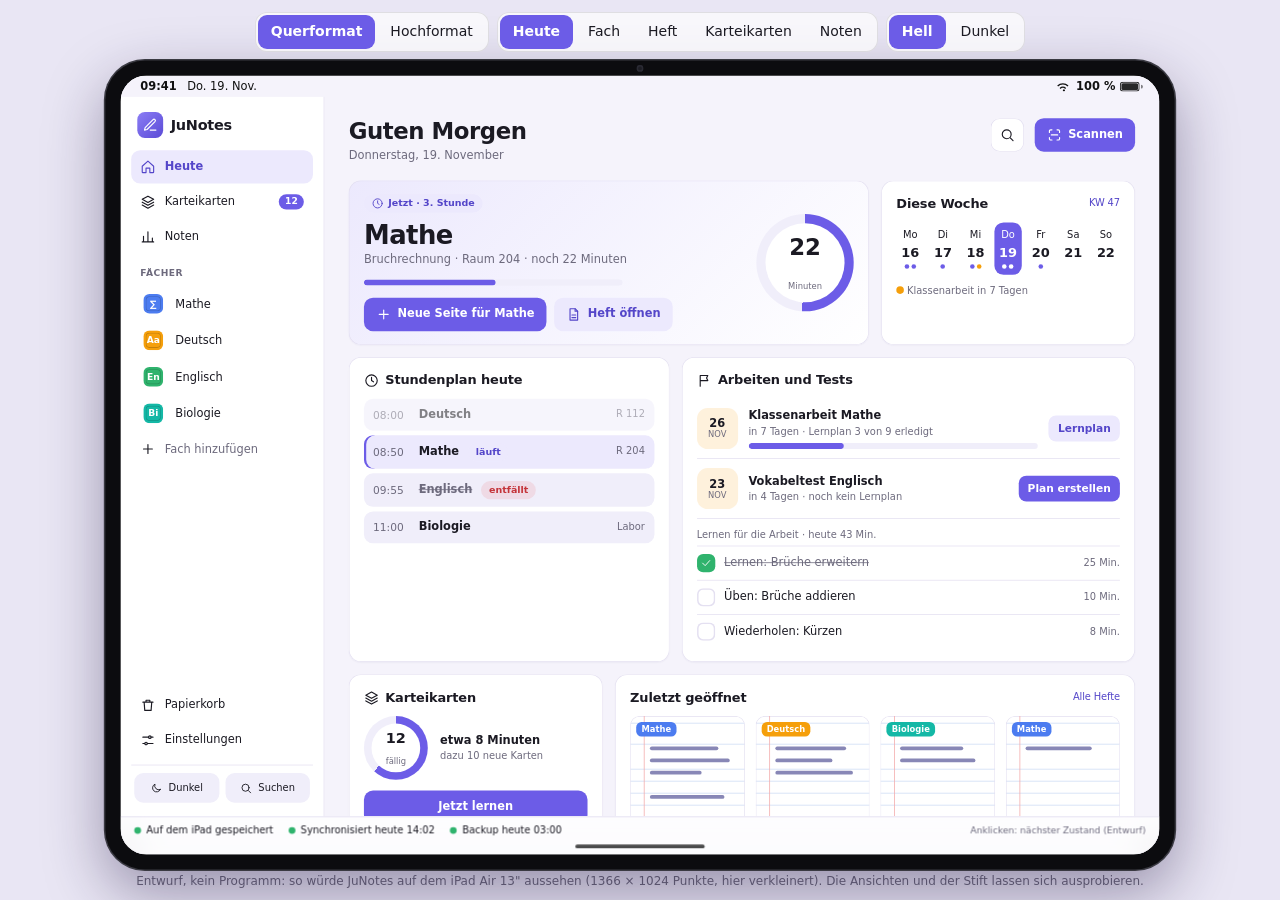
<file: docs/mockup/ipad.html>
<!doctype html>
<html lang="de">
<head>
<meta charset="utf-8">
<meta name="viewport" content="width=device-width, initial-scale=1">
<title>JuNotes auf dem iPad Air 13"</title>
<style>
*{box-sizing:border-box;margin:0}
html,body{height:100%}
body{font:14px/1.4 -apple-system,BlinkMacSystemFont,"SF Pro Text","Segoe UI",system-ui,sans-serif;background:#e9e6f4;color:#1b1a23;overflow:hidden;display:flex;flex-direction:column;align-items:center}
@media (prefers-color-scheme:dark){body{background:#17151f;color:#f2f1f7}}
.bar{display:flex;gap:8px;flex-wrap:wrap;justify-content:center;padding:12px 16px 4px;z-index:2}
.bar .group{display:flex;gap:2px;padding:3px;border-radius:12px;background:#ffffffb0;box-shadow:inset 0 0 0 1px #0000001a}
@media (prefers-color-scheme:dark){.bar .group{background:#ffffff14;box-shadow:inset 0 0 0 1px #ffffff1f}}
.bar button{font:inherit;padding:7px 13px;border-radius:9px;border:0;background:none;color:inherit;cursor:pointer;min-height:34px}
.bar button.on{background:#6c5ce7;color:#fff;font-weight:600}
.stagewrap{flex:1;width:100%;display:grid;place-items:center;min-height:0;position:relative}
/* The device is laid out at the iPad Air 13" size (1366 x 1024 points) and scaled to fit. */
.device{position:absolute;left:50%;top:50%;transform-origin:center;background:#0c0c0f;box-shadow:0 0 0 2px #3a3a42,0 30px 80px #1b103d66;padding:20px;border-radius:52px}
.device.land{width:calc(1366px + 40px);height:calc(1024px + 40px)}
.device.port{width:calc(1024px + 40px);height:calc(1366px + 40px)}
.screen{position:relative;width:100%;height:100%;border-radius:34px;overflow:hidden;background:#000}
.screen iframe{width:100%;height:100%;border:0;display:block;background:#fff}
.camera{position:absolute;width:9px;height:9px;border-radius:50%;background:#1d1d24;box-shadow:inset 0 0 0 2px #2a2a33}
.land .camera{left:50%;top:6px;transform:translateX(-50%)}.port .camera{left:50%;top:6px;transform:translateX(-50%)}
.statusbar{position:absolute;left:0;right:0;top:0;height:28px;display:flex;align-items:center;padding:0 26px;font:600 15px -apple-system,system-ui,sans-serif;pointer-events:none;z-index:5;color:#111}
.statusbar.dark{color:#fff}
.statusbar .r{margin-left:auto;display:flex;gap:8px;align-items:center}
.statusbar .date{margin-left:14px;font-weight:500}
.batt{display:inline-flex;align-items:center;gap:6px;font-weight:600}
.batt i{width:26px;height:13px;border-radius:4px;box-shadow:inset 0 0 0 1.3px currentColor;position:relative;opacity:.9}
.batt i:before{content:"";position:absolute;left:2px;top:2px;bottom:2px;right:2px;border-radius:2px;background:currentColor}
.batt i:after{content:"";position:absolute;right:-3.5px;top:4px;width:2px;height:5px;border-radius:0 2px 2px 0;background:currentColor;opacity:.7}
.home{position:absolute;left:50%;bottom:8px;transform:translateX(-50%);width:170px;height:5px;border-radius:3px;background:#111;opacity:.75;z-index:5;pointer-events:none}
.home.dark{background:#fff}
.note{font-size:12px;color:#6d6a7d;padding:0 16px 10px;text-align:center}
</style>
</head>
<body>
<div class="bar">
  <div class="group" id="orient"><button class="on" data-o="land">Querformat</button><button data-o="port">Hochformat</button></div>
  <div class="group" id="views"><button class="on" data-v="today">Heute</button><button data-v="subject">Fach</button><button data-v="book">Heft</button><button data-v="cards">Karteikarten</button><button data-v="grades">Noten</button></div>
  <div class="group" id="theme"><button class="on" data-d="0">Hell</button><button data-d="1">Dunkel</button></div>
</div>
<div class="stagewrap" id="wrap">
  <div class="device land" id="device">
    <div class="screen">
      <div class="statusbar" id="sb"><span>09:41</span><span class="date">Do. 19. Nov.</span>
        <span class="r"><svg width="18" height="13" viewBox="0 0 18 13" fill="currentColor" aria-hidden="true"><path d="M9 11.5a1.4 1.4 0 1 1 0 .01zM4.7 8.2a6 6 0 0 1 8.6 0l-1.2 1.3a4.3 4.3 0 0 0-6.2 0zM1.6 5.1a10.3 10.3 0 0 1 14.8 0l-1.2 1.3a8.6 8.6 0 0 0-12.4 0z"/></svg><span class="batt">100 % <i></i></span></span></div>
      <iframe id="app" title="JuNotes" src="index.html?device=1"></iframe>
      <div class="home" id="hm"></div>
    </div>
    <div class="camera"></div>
  </div>
</div>
<div class="note">Entwurf, kein Programm: so würde JuNotes auf dem iPad Air 13" aussehen (1366 × 1024 Punkte, hier verkleinert). Die Ansichten und der Stift lassen sich ausprobieren.</div>
<script>
const $=s=>document.querySelector(s),$$=s=>[...document.querySelectorAll(s)];
const frame=$('#app'),device=$('#device');
let state={o:'land',v:'today',d:'0'};
function fit(){
  const wrap=$('#wrap').getBoundingClientRect();
  const w=state.o==='land'?1406:1064,h=state.o==='land'?1064:1406;
  const s=Math.min((wrap.width-24)/w,(wrap.height-8)/h,1);
  device.style.transform=`translate(-50%,-50%) scale(${s})`;
}
function load(){
  const q=new URLSearchParams({device:1});
  if(state.o==='port')q.set('portrait',1);
  if(state.d==='1')q.set('dark',1);
  q.set('view',state.v);
  device.className='device '+state.o;
  frame.src='index.html?'+q.toString();
  const dark=state.d==='1';$('#sb').classList.toggle('dark',dark);$('#hm').classList.toggle('dark',dark);
  fit();
}
function mark(group,attr,val){$$('#'+group+' button').forEach(b=>b.classList.toggle('on',b.dataset[attr]===val))}
$('#orient').onclick=e=>{const b=e.target.closest('button');if(!b)return;state.o=b.dataset.o;mark('orient','o',state.o);load()};
$('#theme').onclick=e=>{const b=e.target.closest('button');if(!b)return;state.d=b.dataset.d;mark('theme','d',state.d);load()};
$('#views').onclick=e=>{const b=e.target.closest('button');if(!b)return;state.v=b.dataset.v;mark('views','v',state.v);
  try{frame.contentWindow.show(state.v)}catch{load()}};
addEventListener('resize',fit);
// the status bar's colour follows the page: a dark background under light text
frame.addEventListener('load',()=>{fit();try{frame.contentWindow.show(state.v)}catch{}});
load();
</script>
</body>
</html>
</file>
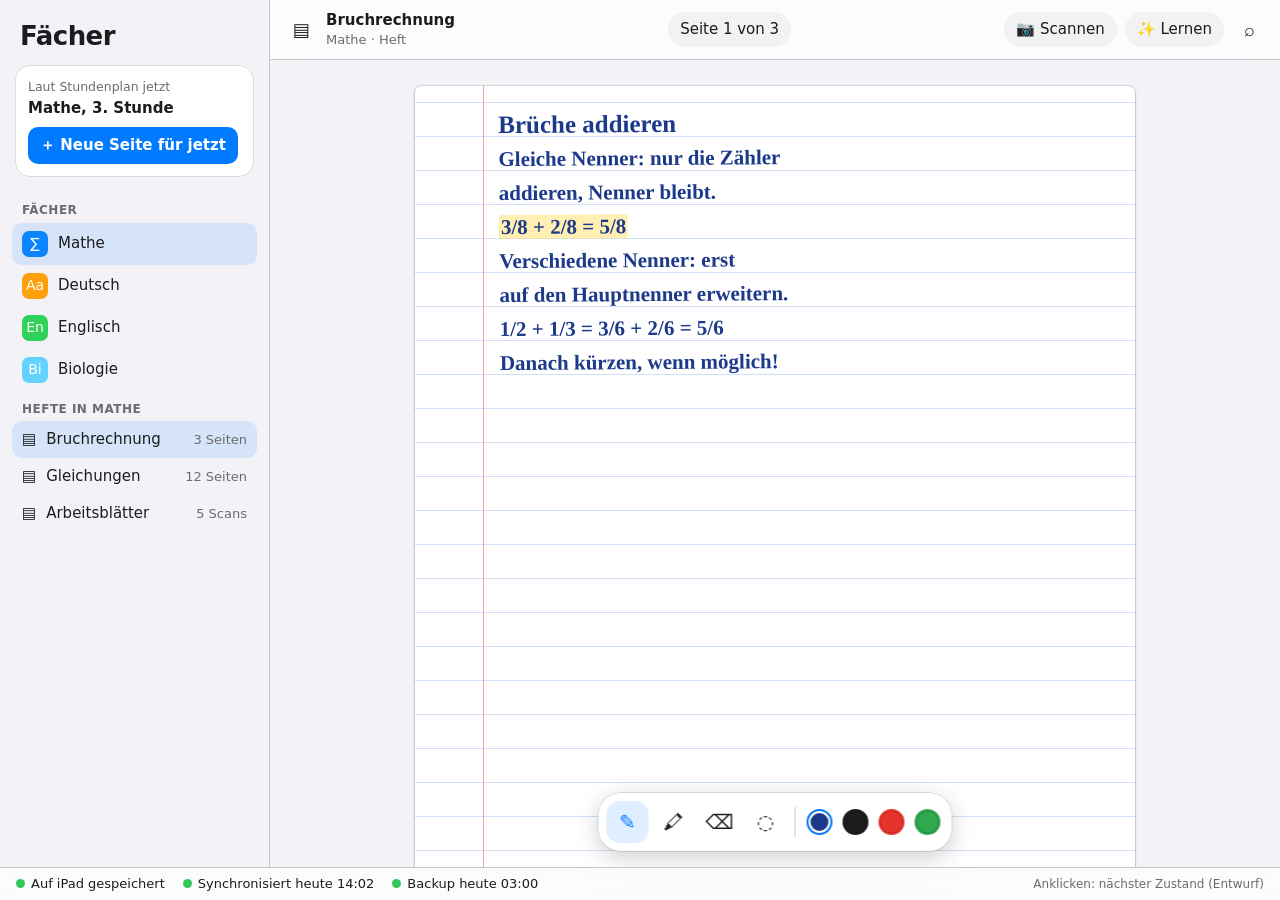
<file: docs/mockup/v1.html>
<!doctype html>
<html lang="de">
<head>
<meta charset="utf-8">
<meta name="viewport" content="width=device-width, initial-scale=1">
<title>JuNotes – Entwurf</title>
<style>
:root{
  --bg:#f2f2f7; --paper:#fff; --panel:#ffffffcc; --side:#f2f2f7; --line:#c6c6c8; --text:#1c1c1e; --muted:#6c6c70;
  --accent:#007aff; --ink:#1d3a8a; --rule:#cfe0f5; --margin:#f4a3a3; --glass:#ffffffb8; --hover:#0000000a; --sel:#007aff1f;
  --ok:#34c759; --wait:#ff9500; --bad:#ff3b30;
}
@media (prefers-color-scheme:dark){:root{
  --bg:#000; --paper:#1c1c1e; --panel:#2c2c2ecc; --side:#1c1c1e; --line:#38383a; --text:#f5f5f7; --muted:#98989d;
  --accent:#0a84ff; --ink:#9db7ff; --rule:#2e3a4d; --margin:#7a3a3a; --glass:#2c2c2eb8; --hover:#ffffff12; --sel:#0a84ff33;
}}
*{box-sizing:border-box;margin:0}
html,body{height:100%}
body{font:15px/1.4 -apple-system,BlinkMacSystemFont,"SF Pro Text","Segoe UI",system-ui,sans-serif;color:var(--text);background:var(--bg);overflow:hidden}
button{font:inherit;color:inherit;background:none;border:0;cursor:pointer}
.app{display:grid;grid-template-columns:270px minmax(0,1fr);grid-template-rows:minmax(0,1fr) auto;height:100vh}
.app.nosidebar{grid-template-columns:0 minmax(0,1fr)}
.app.nosidebar .side{display:none}

/* sidebar */
.side{background:var(--side);border-right:.5px solid var(--line);overflow:auto;padding:18px 12px;grid-row:1}
.side h2{font-size:26px;font-weight:700;letter-spacing:-.02em;padding:0 8px 12px}
.now{background:var(--paper);border-radius:14px;padding:12px;margin:0 4px 16px;box-shadow:0 0 0 .5px var(--line)}
.now small{color:var(--muted);display:block}
.now b{display:block;margin:2px 0 8px}
.btn{background:var(--accent);color:#fff;border-radius:10px;padding:8px 12px;font-weight:600;display:inline-flex;gap:6px;align-items:center}
.btn.ghost{background:var(--sel);color:var(--accent)}
.sec{font-size:12px;font-weight:600;color:var(--muted);padding:10px 10px 4px;text-transform:uppercase;letter-spacing:.04em}
.row{display:flex;align-items:center;gap:10px;width:100%;padding:8px 10px;border-radius:10px;text-align:left}
.row:hover{background:var(--hover)}
.row.sel{background:var(--sel)}
.dot{width:26px;height:26px;border-radius:7px;display:grid;place-items:center;color:#fff;font-size:14px;flex:none}
.row .meta{margin-left:auto;color:var(--muted);font-size:13px}

/* main */
.main{display:flex;flex-direction:column;min-width:0;min-height:0;position:relative;grid-row:1}
.bar{display:flex;align-items:center;gap:8px;padding:10px 14px;background:var(--glass);backdrop-filter:blur(20px) saturate(1.6);-webkit-backdrop-filter:blur(20px) saturate(1.6);border-bottom:.5px solid var(--line);z-index:5}
.bar .title{font-weight:600;white-space:nowrap}
.bar .sub{color:var(--muted);font-size:13px;white-space:nowrap}
.bar .mid{flex:1;text-align:center}
.pill{padding:7px 12px;border-radius:999px;background:var(--hover);display:inline-flex;gap:6px;align-items:center;font-weight:500}
.pill:hover{background:var(--sel);color:var(--accent)}
.icon{width:34px;height:34px;border-radius:10px;display:grid;place-items:center;font-size:18px}
.icon:hover{background:var(--hover)}
.scroll{flex:1;overflow:auto;padding:26px 0 120px;background:var(--bg);scroll-behavior:smooth}
.page{width:min(720px,calc(100% - 48px));aspect-ratio:210/297;margin:0 auto 22px;background:var(--paper);border-radius:6px;box-shadow:0 1px 3px #0003,0 0 0 .5px var(--line);position:relative;overflow:hidden;
  background-image:linear-gradient(var(--rule) 1px,transparent 1px);background-size:100% 34px;background-position:0 50px}
.page::before{content:"";position:absolute;left:68px;top:0;bottom:0;width:1px;background:var(--margin)}
.page .no{position:absolute;right:14px;bottom:10px;font-size:12px;color:var(--muted)}
.hand{position:absolute;left:84px;right:30px;top:20px;font:600 21px/34px "Bradley Hand","Noteworthy","Segoe Print","Comic Sans MS",cursive;color:var(--ink);transform:rotate(-.4deg)}
.hand .h{font-size:25px}
.hand mark{background:#ffe06680;color:inherit;padding:0 2px;border-radius:3px}
canvas.draw{position:absolute;inset:0;width:100%;height:100%;touch-action:none;cursor:crosshair}
.page.auto{opacity:.55}
.autonote{position:absolute;left:0;right:0;top:46%;text-align:center;color:var(--muted);font-size:14px}

/* floating tools */
.tools{position:absolute;left:50%;bottom:16px;transform:translateX(-50%);display:flex;gap:4px;padding:8px;border-radius:22px;background:var(--glass);backdrop-filter:blur(24px) saturate(1.6);-webkit-backdrop-filter:blur(24px) saturate(1.6);box-shadow:0 6px 24px #0003,0 0 0 .5px var(--line);z-index:6}
.tool{width:42px;height:42px;border-radius:13px;display:grid;place-items:center;font-size:20px}
.tool:hover{background:var(--hover)}
.tool.on{background:var(--sel);color:var(--accent)}
.sw{width:26px;height:26px;border-radius:50%;margin:8px 3px;box-shadow:0 0 0 .5px #0004 inset;border:2px solid transparent}
.sw.on{border-color:var(--accent);outline:2px solid var(--paper);outline-offset:-4px}
.sep{width:1px;background:var(--line);margin:6px 4px}

/* status line */
.status{grid-column:1/-1;grid-row:2;display:flex;gap:18px;padding:7px 16px;background:var(--glass);backdrop-filter:blur(20px);-webkit-backdrop-filter:blur(20px);border-top:.5px solid var(--line);font-size:13px;align-items:center;cursor:pointer;user-select:none;z-index:7}
.seg{display:inline-flex;gap:6px;align-items:center;white-space:nowrap}
.seg i{width:9px;height:9px;border-radius:50%;display:inline-block}
.ok i{background:var(--ok)}.wait i{background:var(--wait)}.bad i{background:var(--bad)}
.status .hint{margin-left:auto;color:var(--muted);font-size:12px}

/* overlays */
.scrim{position:fixed;inset:0;background:#0006;display:none;place-items:center;z-index:20}
.scrim.open{display:grid}
.sheet{width:min(460px,calc(100% - 32px));background:var(--paper);border-radius:20px;padding:22px;box-shadow:0 20px 60px #0006}
.sheet h3{font-size:20px;margin-bottom:4px}
.sheet p.s{color:var(--muted);margin-bottom:14px}
.opt{display:flex;gap:12px;align-items:center;padding:12px;border-radius:12px;border:1.5px solid var(--line);margin-bottom:8px;width:100%;text-align:left}
.opt.on{border-color:var(--accent);background:var(--sel)}
.opt small{color:var(--muted);display:block}
.actions{display:flex;justify-content:flex-end;gap:8px;margin-top:14px}
.menu{position:absolute;right:14px;top:56px;width:310px;background:var(--glass);backdrop-filter:blur(24px) saturate(1.6);-webkit-backdrop-filter:blur(24px) saturate(1.6);border-radius:16px;box-shadow:0 10px 40px #0004,0 0 0 .5px var(--line);padding:6px;display:none;z-index:10}
.menu.open{display:block}
.menu button{display:flex;gap:12px;width:100%;padding:10px;border-radius:10px;text-align:left;align-items:flex-start}
.menu button:hover{background:var(--sel)}
.menu small{color:var(--muted);display:block}
.menu .ic{font-size:20px;width:26px;text-align:center}
.card{background:var(--bg);border-radius:14px;padding:16px;margin:10px 0}
.card .q{font-weight:600;font-size:17px;margin-bottom:8px}
.src{font-size:12px;color:var(--accent)}
.search{width:min(560px,calc(100% - 32px));align-self:start;margin-top:12vh}
.search input{width:100%;font:inherit;font-size:18px;padding:12px 14px;border-radius:12px;border:0;background:var(--bg);color:var(--text);outline:2px solid var(--accent)}
.hit{display:flex;gap:12px;padding:10px 4px;border-bottom:.5px solid var(--line)}
.thumb{width:54px;aspect-ratio:210/297;background:var(--paper);border:.5px solid var(--line);border-radius:3px;flex:none;position:relative;background-image:linear-gradient(var(--rule) 1px,transparent 1px);background-size:100% 6px}
.thumb i{position:absolute;left:8px;right:8px;top:30%;height:6px;background:#ffd60a99;border-radius:2px}
.toast{position:fixed;left:50%;bottom:70px;transform:translate(-50%,20px);background:#1c1c1ee6;color:#fff;padding:10px 16px;border-radius:14px;opacity:0;transition:.25s;z-index:30;pointer-events:none;max-width:90%}
.toast.show{opacity:1;transform:translate(-50%,0)}
@media (max-width:820px){.app{grid-template-columns:0 minmax(0,1fr)}.side{display:none}.bar .sub{display:none}}
@media (prefers-reduced-motion:reduce){*{transition:none!important;scroll-behavior:auto!important}}
</style>
</head>
<body>
<div class="app" id="app">

  <aside class="side">
    <h2>Fächer</h2>
    <div class="now">
      <small>Laut Stundenplan jetzt</small>
      <b>Mathe, 3. Stunde</b>
      <button class="btn" id="nowBtn">＋ Neue Seite für jetzt</button>
    </div>
    <div id="subjects"></div>
    <div class="sec" id="booksTitle">Hefte</div>
    <div id="books"></div>
  </aside>

  <main class="main">
    <div class="bar">
      <button class="icon" id="toggleSide" aria-label="Seitenleiste">▤</button>
      <div><div class="title" id="docTitle">Bruchrechnung</div><div class="sub" id="docSub">Mathe · Heft</div></div>
      <div class="mid"><span class="pill" id="pos">Seite 1 von 3</span></div>
      <button class="pill" id="scanBtn">📷 Scannen</button>
      <button class="pill" id="learnBtn">✨ Lernen</button>
      <button class="icon" id="searchBtn" aria-label="Suchen">⌕</button>
    </div>

    <div class="menu" id="learnMenu">
      <button data-learn="quiz"><span class="ic">❓</span><span><b>Abfragen</b><small>Fragen zu dieser Seite, du antwortest</small></span></button>
      <button data-learn="test"><span class="ic">📝</span><span><b>Probetest</b><small>Als neues Heft zum Beschreiben, mit Lösung</small></span></button>
      <button data-learn="cards"><span class="ic">🗂</span><span><b>Karteikarten</b><small>Mit Wiederholungsplan</small></span></button>
      <button data-learn="check"><span class="ic">🔍</span><span><b>Ergänzen &amp; Prüfen</b><small>Lücken und Fehler am Rand markieren</small></span></button>
      <button data-learn="copy"><span class="ic">✍️</span><span><b>Abschreib-Modus</b><small>Kurz ansehen, aus dem Gedächtnis schreiben</small></span></button>
    </div>

    <div class="scroll" id="scroll">
      <div class="page" data-n="1">
        <div class="hand">
          <div class="h">Brüche addieren</div>
          Gleiche Nenner: nur die Zähler<br>
          addieren, Nenner bleibt.<br>
          <mark>3/8 + 2/8 = 5/8</mark><br>
          Verschiedene Nenner: erst<br>
          auf den Hauptnenner erweitern.<br>
          1/2 + 1/3 = 3/6 + 2/6 = 5/6<br>
          Danach kürzen, wenn möglich!
        </div>
        <canvas class="draw"></canvas><div class="no">1</div>
      </div>
      <div class="page" data-n="2">
        <div class="hand">
          <div class="h">Übungen</div>
          a) 1/4 + 1/4 = 2/4 = 1/2<br>
          b) 2/3 + 1/6 = 4/6 + 1/6 = 5/6<br>
          c) 3/5 − 1/10 = 6/10 − 1/10 = 1/2
        </div>
        <canvas class="draw"></canvas><div class="no">2</div>
      </div>
      <div class="page auto" data-n="3">
        <div class="autonote">Leere Seite, entsteht von selbst, wenn du unten weiterschreibst.<br>Wird beim Schließen still entfernt, wenn sie leer bleibt.</div>
        <canvas class="draw"></canvas><div class="no">3</div>
      </div>
    </div>

    <div class="tools" id="tools">
      <button class="tool on" data-tool="pen" title="Stift">✎</button>
      <button class="tool" data-tool="marker" title="Textmarker">🖍</button>
      <button class="tool" data-tool="eraser" title="Radierer">⌫</button>
      <button class="tool" data-tool="lasso" title="Auswahl">◌</button>
      <span class="sep"></span>
      <button class="sw on" style="background:#1d3a8a" data-color="#1d3a8a" aria-label="Blau"></button>
      <button class="sw" style="background:#1c1c1e" data-color="#1c1c1e" aria-label="Schwarz"></button>
      <button class="sw" style="background:#e5342c" data-color="#e5342c" aria-label="Rot"></button>
      <button class="sw" style="background:#2fa84f" data-color="#2fa84f" aria-label="Grün"></button>
    </div>
  </main>

  <div class="status" id="status" title="Zum Ausprobieren anklicken"></div>
</div>

<div class="scrim" id="scanScrim">
  <div class="sheet">
    <h3>Wohin mit dem Scan?</h3>
    <p class="s">2 Seiten erkannt. Du wirst nur einmal gefragt.</p>
    <button class="opt on" data-dest="a"><span class="dot" style="background:#0a84ff">∑</span><span><b>Mathe · Bruchrechnung</b><small>Passt zur Stunde laut Stundenplan, nach Seite 2 einfügen</small></span></button>
    <button class="opt" data-dest="b"><span class="dot" style="background:#8e8e93">▤</span><span><b>Als neues Arbeitsblatt</b><small>Eigenes Heft im Fach Mathe</small></span></button>
    <button class="opt" data-dest="c"><span class="dot" style="background:#8e8e93">…</span><span><b>Anderes Fach oder Heft</b><small>Auswahl öffnen</small></span></button>
    <div class="actions"><button class="btn ghost" data-close>Abbrechen</button><button class="btn" id="scanOk">Einfügen</button></div>
  </div>
</div>

<div class="scrim" id="learnScrim">
  <div class="sheet" id="learnSheet"></div>
</div>

<div class="scrim" id="searchScrim">
  <div class="sheet search">
    <input id="q" value="Bruch" aria-label="Suchen">
    <div id="hits"></div>
  </div>
</div>

<div class="toast" id="toast"></div>

<script>
const $=s=>document.querySelector(s), $$=s=>[...document.querySelectorAll(s)];
const subjects=[
  {id:'m',n:'Mathe',c:'#0a84ff',i:'∑',books:[['Bruchrechnung','3 Seiten'],['Gleichungen','12 Seiten'],['Arbeitsblätter','5 Scans']]},
  {id:'d',n:'Deutsch',c:'#ff9f0a',i:'Aa',books:[['Gedichte','8 Seiten'],['Aufsatz','4 Seiten']]},
  {id:'e',n:'Englisch',c:'#30d158',i:'En',books:[['Vokabeln','14 Seiten'],['Grammar','6 Seiten']]},
  {id:'b',n:'Biologie',c:'#64d2ff',i:'Bi',books:[['Zelle','7 Seiten']]},
];
let cur=subjects[0], book=0;
function toast(t){const e=$('#toast');e.textContent=t;e.classList.add('show');clearTimeout(toast.t);toast.t=setTimeout(()=>e.classList.remove('show'),2600)}
function renderSide(){
  $('#subjects').innerHTML='<div class="sec">Fächer</div>'+subjects.map(s=>`<button class="row ${s===cur?'sel':''}" data-s="${s.id}"><span class="dot" style="background:${s.c}">${s.i}</span>${s.n}</button>`).join('');
  $('#booksTitle').textContent='Hefte in '+cur.n;
  $('#books').innerHTML=cur.books.map((b,i)=>`<button class="row ${i===book?'sel':''}" data-b="${i}"><span>▤</span>${b[0]}<span class="meta">${b[1]}</span></button>`).join('');
  $('#docTitle').textContent=cur.books[book][0]; $('#docSub').textContent=cur.n+' · Heft';
}
document.addEventListener('click',e=>{
  const s=e.target.closest('[data-s]'); if(s){cur=subjects.find(x=>x.id===s.dataset.s);book=0;renderSide();return}
  const b=e.target.closest('[data-b]'); if(b){book=+b.dataset.b;renderSide();return}
});
renderSide();
$('#toggleSide').onclick=()=>$('#app').classList.toggle('nosidebar');
$('#nowBtn').onclick=()=>{cur=subjects[0];book=0;renderSide();$('#scroll').scrollTo({top:1e5});toast('Neue Seite in Mathe, Kopfzeile: heute, 3. Stunde')};

/* page position */
function pos(){const sc=$('#scroll'),pages=$$('.page');const mid=sc.getBoundingClientRect().top+sc.clientHeight/3;let n=1;pages.forEach((p,i)=>{if(p.getBoundingClientRect().top<=mid)n=i+1});$('#pos').textContent=`Seite ${n} von ${pages.length}`}
$('#scroll').addEventListener('scroll',pos);pos();

/* tools and drawing */
let tool='pen',color='#1d3a8a';
$$('.tool').forEach(b=>b.onclick=()=>{$$('.tool').forEach(x=>x.classList.remove('on'));b.classList.add('on');tool=b.dataset.tool});
$$('.sw').forEach(b=>b.onclick=()=>{$$('.sw').forEach(x=>x.classList.remove('on'));b.classList.add('on');color=b.dataset.color});
function wire(c){
  const fit=()=>{const r=c.getBoundingClientRect();c.width=r.width*devicePixelRatio;c.height=r.height*devicePixelRatio};
  fit();new ResizeObserver(fit).observe(c);
  const x=c.getContext('2d');let down=false,last=null;
  const pt=e=>{const r=c.getBoundingClientRect();return[(e.clientX-r.left)*devicePixelRatio,(e.clientY-r.top)*devicePixelRatio]};
  c.onpointerdown=e=>{down=true;last=pt(e);c.setPointerCapture(e.pointerId);if(c.closest('.auto')){c.closest('.page').classList.remove('auto');c.closest('.page').querySelector('.autonote').remove();addAuto()}};
  c.onpointermove=e=>{if(!down||tool==='lasso')return;const p=pt(e);const pr=e.pressure||.5;
    x.globalCompositeOperation=tool==='eraser'?'destination-out':'source-over';
    x.strokeStyle=tool==='marker'?'#ffe066':color;x.globalAlpha=tool==='marker'?.5:1;
    x.lineCap='round';x.lineJoin='round';x.lineWidth=(tool==='marker'?18:tool==='eraser'?26:1.6+pr*3)*devicePixelRatio;
    x.beginPath();x.moveTo(...last);x.lineTo(...p);x.stroke();last=p};
  c.onpointerup=c.onpointercancel=()=>down=false;
}
function addAuto(){
  const pages=$$('.page'),n=pages.length+1,p=document.createElement('div');p.className='page auto';p.dataset.n=n;
  p.innerHTML=`<div class="autonote">Noch eine leere Seite</div><canvas class="draw"></canvas><div class="no">${n}</div>`;
  $('#scroll').appendChild(p);wire(p.querySelector('canvas'));pos();toast('Neue Seite entstanden, weil du unten weitergeschrieben hast');
}
$$('canvas.draw').forEach(wire);

/* status line */
const states=[
  {s:['ok','Auf iPad gespeichert'],y:['ok','Synchronisiert heute 14:02'],b:['ok','Backup heute 03:00']},
  {s:['ok','Auf iPad gespeichert'],y:['wait','Synchronisiere 3 Änderungen'],b:['ok','Backup heute 03:00']},
  {s:['ok','Auf iPad gespeichert'],y:['wait','Wartet auf WLAN, 12 Änderungen sicher auf dem iPad'],b:['ok','Backup heute 03:00']},
  {s:['ok','Auf iPad gespeichert'],y:['bad','Server nicht erreichbar, alles ist sicher auf dem iPad'],b:['wait','Backup überfällig, zuletzt 16.11. 03:00']},
  {s:['bad','Speichern auf dem iPad fehlgeschlagen'],y:['wait','Synchronisierung pausiert'],b:['ok','Backup heute 03:00']},
];
let si=0;
function status(){const t=states[si];$('#status').innerHTML=[t.s,t.y,t.b].map(([c,x])=>`<span class="seg ${c}"><i></i>${x}</span>`).join('')+'<span class="hint">Anklicken: nächster Zustand (Entwurf)</span>'}
$('#status').onclick=()=>{si=(si+1)%states.length;status()};status();

/* scan */
const open=id=>$(id).classList.add('open'), close=id=>$(id).classList.remove('open');
$('#scanBtn').onclick=()=>open('#scanScrim');
$$('.opt').forEach(o=>o.onclick=()=>{$$('.opt').forEach(x=>x.classList.remove('on'));o.classList.add('on')});
$('#scanOk').onclick=()=>{close('#scanScrim');
  const after=$$('.page')[1],n=document.createElement('div');n.className='page';
  n.innerHTML='<div class="hand" style="font-family:system-ui;font-weight:500;font-size:15px;color:var(--text)"><div class="h" style="font-size:20px">Arbeitsblatt 4 (gescannt)</div>1) Berechne: 1/3 + 1/4<br>2) Berechne: 2/5 + 3/10<br>3) Kürze: 12/18</div><canvas class="draw"></canvas><div class="no">gescannt</div>';
  after.after(n);wire(n.querySelector('canvas'));$$('.page').forEach((p,i)=>{p.querySelector('.no').textContent=p.querySelector('.no').textContent==='gescannt'?'gescannt':i+1});
  pos();n.scrollIntoView({behavior:'smooth',block:'center'});toast('2 Seiten eingefügt. Texterkennung läuft im Hintergrund.')};
document.addEventListener('click',e=>{if(e.target.closest('[data-close]')||e.target.classList.contains('scrim')){$$('.scrim').forEach(s=>s.classList.remove('open'))}});

/* learn */
$('#learnBtn').onclick=e=>{e.stopPropagation();$('#learnMenu').classList.toggle('open')};
document.addEventListener('click',e=>{if(!e.target.closest('#learnMenu')&&!e.target.closest('#learnBtn'))$('#learnMenu').classList.remove('open')});
const learn={
  quiz:()=>`<h3>Abfragen</h3><p class="s">Frage 1 von 5 · aus Seite 1 und 2</p><div class="card"><div class="q">Was passiert mit dem Nenner, wenn du Brüche mit gleichem Nenner addierst?</div><div class="src">↗ Dein Heft, Seite 1, Zeile 2</div></div><p class="s">Schreib deine Antwort mit dem Stift oder sprich sie ein.</p><div class="actions"><button class="btn ghost" data-close>Später</button><button class="btn" data-toast="Antwort geprüft: richtig. Der Nenner bleibt.">Prüfen</button></div>`,
  test:()=>`<h3>Probetest</h3><p class="s">Wird als neues Heft „Probetest Bruchrechnung“ angelegt, mit Lösungsheft zum Aufdecken.</p><div class="card"><b>8 Aufgaben · ca. 20 Minuten</b><br><span class="s">Leicht bis mittel, passend zu deinem Heft.</span></div><div class="actions"><button class="btn ghost" data-close>Abbrechen</button><button class="btn" data-toast="Probetest wird erstellt …">Erstellen</button></div>`,
  cards:()=>`<h3>Karteikarten</h3><p class="s">12 Karten aus diesem Heft, wiederholt nach dem Vergessens-Rhythmus.</p><div class="card"><div class="q">Wie addiert man 1/2 + 1/3?</div><div class="src">↗ Seite 1</div></div><div class="actions"><button class="btn ghost" data-close>Später</button><button class="btn" data-toast="12 Karten angelegt, erste Wiederholung morgen">Anlegen</button></div>`,
  check:()=>`<h3>Ergänzen &amp; Prüfen</h3><p class="s">Die KI markiert am Rand, was fehlt oder falsch ist. Du entscheidest, was übernommen wird.</p><div class="card"><div class="q">Vorschlag zu Seite 1</div>„Beim Kürzen immer durch den größten gemeinsamen Teiler teilen.“<div class="src">Fehlt in deinem Heft · ergänzen?</div></div><div class="actions"><button class="btn ghost" data-close>Verwerfen</button><button class="btn" data-toast="Als Randnotiz übernommen">Übernehmen</button></div>`,
  copy:()=>`<h3>Abschreib-Modus</h3><p class="s">Seite 1 erscheint 30 Sekunden, dann wird sie ausgeblendet. Du schreibst daneben aus dem Gedächtnis, danach zeigt ein Vergleich, was fehlt.</p><div class="actions"><button class="btn ghost" data-close>Abbrechen</button><button class="btn" data-toast="Zwei Hefte nebeneinander, Timer läuft">Starten</button></div>`,
};
$$('[data-learn]').forEach(b=>b.onclick=()=>{$('#learnMenu').classList.remove('open');$('#learnSheet').innerHTML=learn[b.dataset.learn]();open('#learnScrim')});
$('#learnSheet').addEventListener('click',e=>{const t=e.target.closest('[data-toast]');if(t){toast(t.dataset.toast);close('#learnScrim')}});

/* search */
const hits=[['Mathe · Bruchrechnung','Seite 1','Gleiche Nenner: nur die Zähler addieren …'],['Mathe · Arbeitsblätter','Scan 2','Berechne: 1/3 + 1/4 (Bruch …)'],['Biologie · Zelle','Seite 5','… Bruchteil der Zellen teilt sich …']];
$('#searchBtn').onclick=()=>{open('#searchScrim');$('#q').focus();showHits()};
function showHits(){const q=$('#q').value.trim().toLowerCase();$('#hits').innerHTML=q?hits.filter(h=>(h[0]+h[2]).toLowerCase().includes(q.slice(0,4))).map(h=>`<div class="hit"><div class="thumb"><i></i></div><div><b>${h[0]}</b><div class="s" style="color:var(--muted)">${h[1]} · ${h[2]}</div></div></div>`).join(''):''}
$('#q').oninput=showHits;
addEventListener('keydown',e=>{if(e.key==='Escape')$$('.scrim').forEach(s=>s.classList.remove('open'))});
</script>
</body>
</html>
</file>
